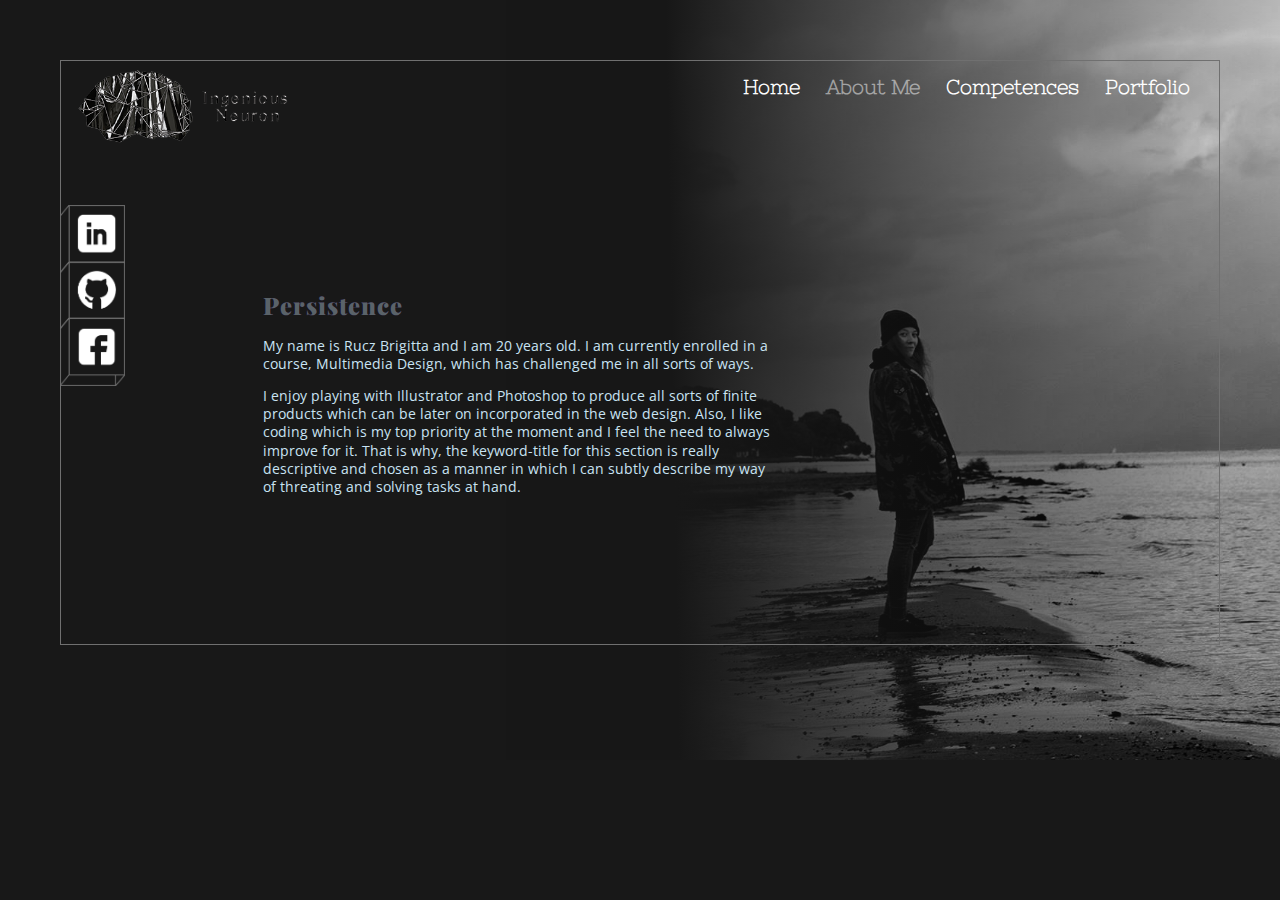
<file: aboutMe.html>
<!DOCTYPE html>
<html lang="en">
<head>
    <meta charset="utf-8">
    <meta name="viewport" content="width=device-width, initial-scale=1.0">
    <title> Persistence </title>
    <link rel="stylesheet" type="text/css" href="style.css">
    <link href="https://fonts.googleapis.com/css?family=Cinzel|Cinzel+Decorative|Libre+Barcode+128|Open+Sans|Playfair+Display" rel="stylesheet">
    <link href="https://fonts.googleapis.com/css?family=Nixie+One" rel="stylesheet">
    <link rel="shortcut icon" type="image/x-icon" href="images/favicon%20(5).ico" />
</head>

<style>
    body {
        margin: 0;
        padding: 0;
        margin-bottom: -50px;
    }
</style>

<body>
    <div id="overlay">
    </div>
    <div id="wrapper2">
       <div id="borderScreen">
        </div>
        <header>
            <img src="images/logoSmall.png" class="logoBrain" alt="logo brain">
            <img src="images/burgerMenu.png" class="burgerMenu" alt="burger menu icon" onclick="burgerMenu()">
        </header>
        <nav id="navigation">
            <div id="closeNav">
                <button onclick="closeBurgerMenu()"> X </button>
            </div>
            <div id="navLinks" class="opacityNavElem">
                <hr>
                <a href="homePage.html"> <b> Home </b> </a> <br>
                <hr>
                <a href="aboutMe.html" style="opacity:0.5"> <b> About Me </b> </a> <br>
                <hr>
                <a href="competences.html"> <b> Competences </b> </a> <br>
                <hr>
                <a href="portfolio.html"> <b> Portfolio </b> </a> <br>
                <hr>
            </div>
        </nav>

         <div id="navigation2">

            <a href="homePage.html"> <b> Home </b> </a>
            <a href="aboutMe.html" style="opacity:0.5"> <b> About Me </b> </a>
            <a href="competences.html"> <b> Competences </b> </a>
            <a href="portfolio.html"> <b> Portfolio </b> </a>

        </div>

        <div id="briPicture2">

            </div>

        <main>
            <div id="briPicture">

            </div>
            <div id="rectangle3">

            </div>
            <div id="rectangle4">

            </div>
            <div id="rectangle5">

            </div>
            <div id="rectangle6">

            </div>
            <section>
                <h1> <b> Persistence </b> </h1>
                <p> My name is Rucz Brigitta and I am 20 years old. I am currently enrolled in a course, Multimedia Design, which has challenged me in all sorts of ways.</p>
                <p> I enjoy playing with Illustrator and Photoshop to produce all sorts of finite products which can be later on incorporated in the web design. Also, I like coding which is my top priority at the moment and I feel the need to always improve for it. That is why, the keyword-title for this section is really descriptive and chosen as a manner in which I can subtly describe my way of threating and solving tasks at hand. </p>
            </section>
        </main>

         <div id="socialMedia">
            <img src="images/socialMedia-05.png" alt="LinkedIn Profile" style="margin-left: 150px;" onmouseover="this.src='images/socialMedia-07.png'" onmouseout="this.src='images/socialMedia-05.png'">
            <img src="images/socialMedia-02.png" alt="Github Profile" style="margin-left: -212px;" onmouseover="this.src='images/socialMedia-03.png';" onmouseout="this.src='images/socialMedia-02.png'">
            <img src="images/socialMedia-04.png" alt="Facebook Profile" style="margin-left: -211.5px" onmouseover="this.src='images/socialMedia-06.png'" onmouseout="this.src='images/socialMedia-04.png'">
            <div id="firstLine">
                <hr>
            </div>
            <div id="secondLine">
            <hr>
            </div>
        </div>

        <div id="socialMedia2">
            <img src="images/socialMedia05Trim.png" alt="LinkedIn Profile" onmouseover="this.src='images/socialMedia07Trim.png'" onmouseout="this.src='images/socialMedia05Trim.png'">
            <img src="images/socialMedia02Trim.png" alt="Github Profile" onmouseover="this.src='images/socialMedia03Trim.png" onmouseout="this.src='images/socialMedia02Trim.png'">
            <img src="images/socialMedia04Trim.png" alt="Facebook Profile" onmouseover="this.src='images/socialMedia06Trim.png'" onmouseout="this.src='images/socialMedia04Trim.png'">
        </div>

        <footer>
            <p class="barcode"> FinExam </p>
            <p class="ingeniousNeuron"> IngeniousNeuron Design 2018 &nbsp; </p>
        </footer>
    </div>
    <script src="javascript.js"> </script>
</body>
</html>
</file>
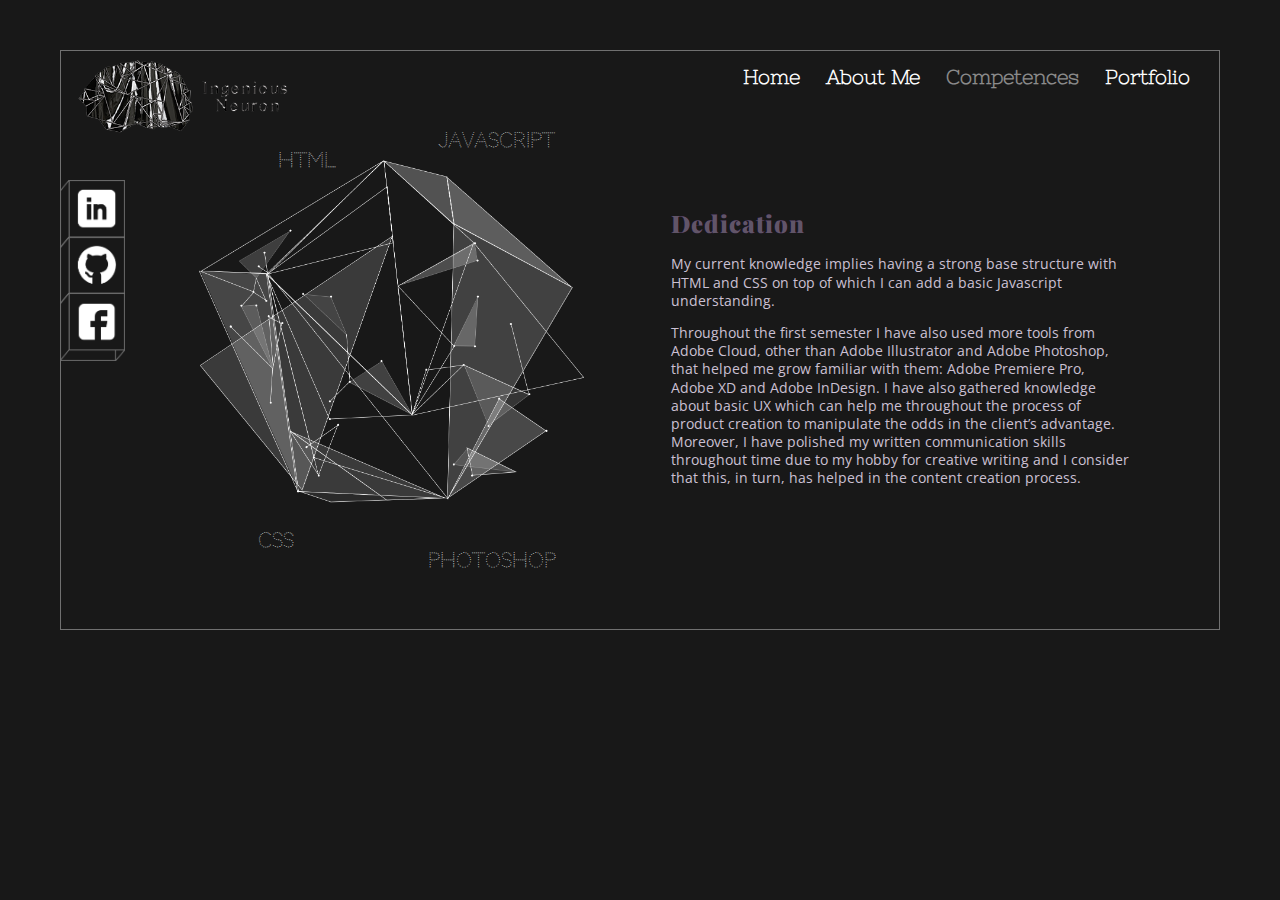
<file: competences.html>
<!DOCTYPE html>
<html lang="en">

<head>
    <meta charset="utf-8">
    <meta name="viewport" content="width=device-width, initial-scale=1.0">
    <title> Dedication </title>
    <link rel="stylesheet" type="text/css" href="style.css">
    <link href="https://fonts.googleapis.com/css?family=Cinzel|Cinzel+Decorative|Libre+Barcode+128|Open+Sans|Playfair+Display" rel="stylesheet">
    <link href="https://fonts.googleapis.com/css?family=Codystar" rel="stylesheet">
    <link href="https://fonts.googleapis.com/css?family=Nixie+One" rel="stylesheet">
    <link rel="shortcut icon" type="image/x-icon" href="images/favicon%20(5).ico" />
</head>

<body>
    <div id="overlay">
    </div>
    <div id="wrapper3">
        <div id="borderScreen">
        </div>
        <header>
            <img src="images/logoSmall.png" class="logoBrain" alt="logo brain">
            <img src="images/burgerMenu.png" class="burgerMenu" alt="burger menu icon" onclick="burgerMenu()">
        </header>
        <nav id="navigation">
            <div id="closeNav">
                <button onclick="closeBurgerMenu()"> X </button>
            </div>
            <div id="navLinks" class="opacityNavElem">
                <hr>
                <a href="homePage.html"> <b> Home </b> </a> <br>
                <hr>
                <a href="aboutMe.html"> <b> About Me </b> </a> <br>
                <hr>
                <a href="competences.html" style="opacity:0.5"> <b> Competences </b> </a> <br>
                <hr>
                <a href="portfolio.html"> <b> Portfolio </b> </a> <br>
                <hr>
            </div>
        </nav>
        <div id="navigation2">

            <a href="homePage.html"> <b> Home </b> </a>
            <a href="aboutMe.html"> <b> About Me </b> </a>
            <a href="competences.html" style="opacity:0.5"> <b> Competences </b> </a>
            <a href="portfolio.html"> <b> Portfolio </b> </a>

        </div>
        <main>
            <div id="lineGraphics">
                <div id="stars">
                    <p id="html"> HTML </p>
                    <p id="javascript"> Javascript</p>
                    <p id="css"> CSS </p>
                    <p id="photoshop"> Photoshop </p>
                </div>
                <img src="images/artsy.png" alt="line art">

            </div>
            <section>
                <h1 id="headerColor"> <b> Dedication </b> </h1>
                <p id="paragraphColor">My current knowledge implies having a strong base structure with HTML and CSS on top of which I can add a basic Javascript understanding. </p>
                <p id="paragraphColor"> Throughout the first semester I have also used more tools from Adobe Cloud, other than Adobe Illustrator and Adobe Photoshop, that helped me grow familiar with them: Adobe Premiere Pro, Adobe XD and Adobe InDesign. I have also gathered knowledge about basic UX which can help me throughout the process of product creation to manipulate the odds in the client’s advantage. Moreover, I have polished my written communication skills throughout time due to my hobby for creative writing and I consider that this, in turn, has helped in the content creation process.</p>
            </section>
        </main>

        <div id="socialMedia">
            <img src="images/socialMedia-05.png" alt="LinkedIn Profile" style="margin-left: 150px;" onmouseover="this.src='images/socialMedia-07.png'" onmouseout="this.src='images/socialMedia-05.png'">
            <img src="images/socialMedia-02.png" alt="Github Profile" style="margin-left: -212px;" onmouseover="this.src='images/socialMedia-03.png';" onmouseout="this.src='images/socialMedia-02.png'">
            <img src="images/socialMedia-04.png" alt="Facebook Profile" style="margin-left: -211.5px" onmouseover="this.src='images/socialMedia-06.png'" onmouseout="this.src='images/socialMedia-04.png'">
            <div id="firstLine">
                <hr>
            </div>
            <div id="secondLine">
                <hr>
            </div>
        </div>

        <div id="socialMedia2">
            <img src="images/socialMedia05Trim.png" alt="LinkedIn Profile" onmouseover="this.src='images/socialMedia07Trim.png'" onmouseout="this.src='images/socialMedia05Trim.png'">
            <img src="images/socialMedia02Trim.png" alt="Github Profile" onmouseover="this.src='images/socialMedia03Trim.png" onmouseout="this.src='images/socialMedia02Trim.png'">
            <img src="images/socialMedia04Trim.png" alt="Facebook Profile" onmouseover="this.src='images/socialMedia06Trim.png'" onmouseout="this.src='images/socialMedia04Trim.png'">
        </div>


        <footer>
            <p class="barcode"> FinExam </p>
            <p class="ingeniousNeuron"> IngeniousNeuron Design 2018 &nbsp; </p>
        </footer>
    </div>
    <script src="javascript.js"> </script>
</body>

</html>
</file>
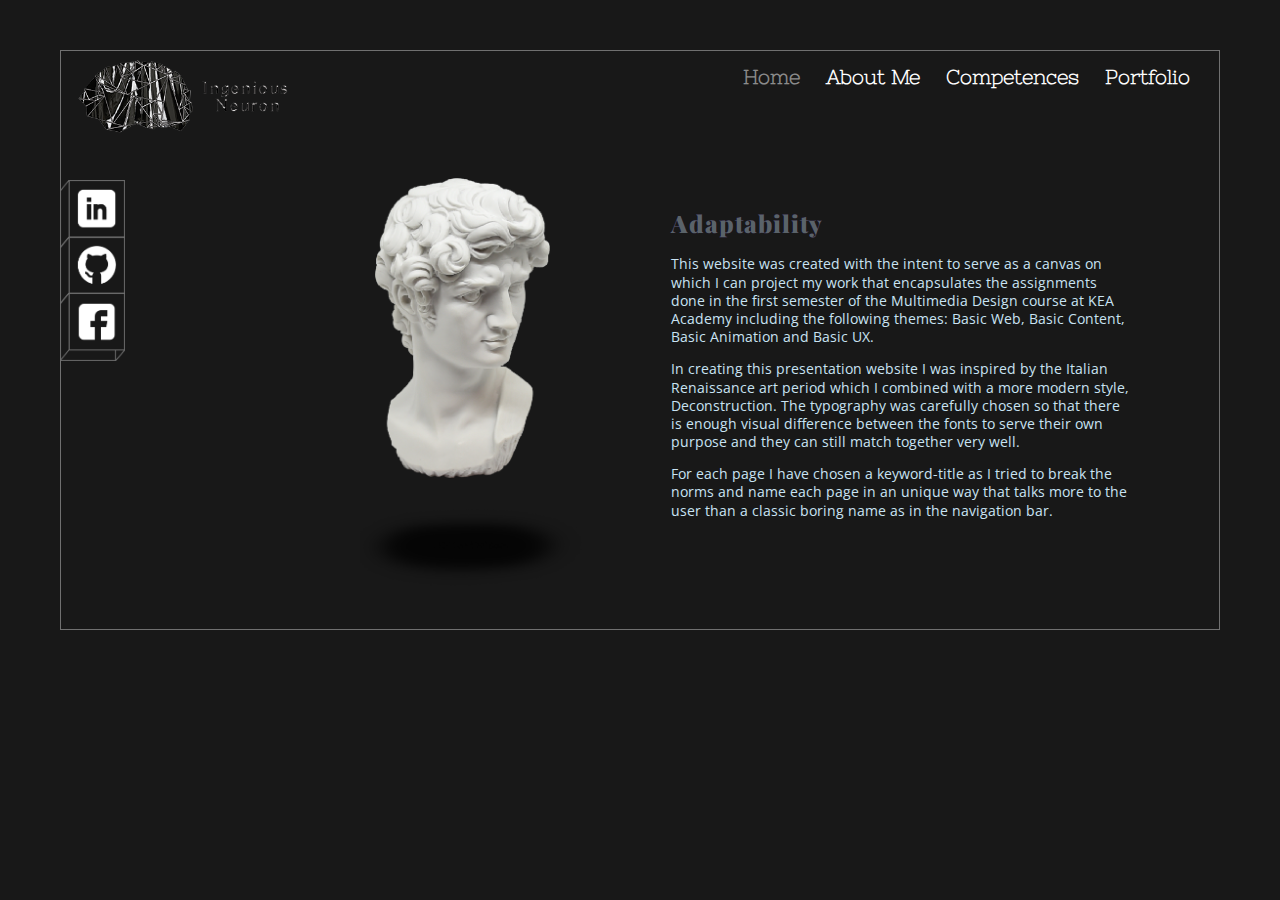
<file: homePage.html>
<!DOCTYPE html>
<html lang="en">

<head>
    <meta charset="utf-8">
    <meta name="viewport" content="width=device-width, initial-scale=1.0">
    <title> Adaptability </title>
    <link rel="stylesheet" type="text/css" href="style.css">
    <link href="https://fonts.googleapis.com/css?family=Cinzel|Cinzel+Decorative|Libre+Barcode+128|Open+Sans|Playfair+Display" rel="stylesheet">
    <link href="https://fonts.googleapis.com/css?family=Cinzel" rel="stylesheet">
    <link href="https://fonts.googleapis.com/css?family=Nixie+One" rel="stylesheet">
    <link rel="shortcut icon" type="image/x-icon" href="images/favicon%20(5).ico" />
</head>

<body>

    <div id="overlay">
    </div>
    <div id="wrapper">
        <div id="borderScreen">
        </div>
        <header>
            <img src="images/logoSmall.png" class="logoBrain" alt="logo brain">
            <img src="images/burgerMenu.png" class="burgerMenu" alt="burger menu icon" onclick="burgerMenu()">
        </header>
        <nav id="navigation">
            <div id="closeNav">
                <button onclick="closeBurgerMenu()"> X </button>
            </div>
            <div id="navLinks" class="opacityNavElem">
                <hr>
                <a href="homePage.html" style="opacity:0.5"> <b> Home </b> </a> <br>
                <hr>
                <a href="aboutMe.html"> <b> About Me </b> </a> <br>
                <hr>
                <a href="competences.html"> <b> Competences </b> </a> <br>
                <hr>
                <a href="portfolio.html"> <b> Portfolio </b> </a> <br>
                <hr>
            </div>
        </nav>

        <div id="navigation2">

            <a href="homePage.html" style="opacity:0.5"> <b> Home </b> </a>
            <a href="aboutMe.html"> <b> About Me </b> </a>
            <a href="competences.html"> <b> Competences </b> </a>
            <a href="portfolio.html"> <b> Portfolio </b> </a>

        </div>

        <main>
            <div id="rectangle1">

            </div>
            <div id="rectangle2">

            </div>
            <div id="davidGraphics">
                <img src="images/fullCropSmall.png" alt="David Small" id="david">
                <img src="images/shadowDownSmall.png" alt="shadow" id="shadowDavid">

                <div id="decomposedDavid">
                    <img src="images/davidTogether.png" alt="Shattered David">
                </div>

            </div>
            <section>
                <h1> <b> Adaptability </b> </h1>
                <p> This website was created with the intent to serve as a canvas on which I can project my work that encapsulates the assignments done in the first semester of the Multimedia Design course at KEA Academy including the following themes: Basic Web, Basic Content, Basic Animation and Basic UX. </p>
                <p> In creating this presentation website I was inspired by the Italian Renaissance art period which I combined with a more modern style, Deconstruction. The typography was carefully chosen so that there is enough visual difference between the fonts to serve their own purpose and they can still match together very well. </p>
                <p> For each page I have chosen a keyword-title as I tried to break the norms and name each page in an unique way that talks more to the user than a classic boring name as in the navigation bar. </p>
            </section>
        </main>

        <div id="socialMedia">
            <img src="images/socialMedia-05.png" alt="LinkedIn Profile" style="margin-left: 150px;" onmouseover="this.src='images/socialMedia-07.png'" onmouseout="this.src='images/socialMedia-05.png'">
            <img src="images/socialMedia-02.png" alt="Github Profile" style="margin-left: -212px;" onmouseover="this.src='images/socialMedia-03.png';" onmouseout="this.src='images/socialMedia-02.png'">
            <img src="images/socialMedia-04.png" alt="Facebook Profile" style="margin-left: -211.5px" onmouseover="this.src='images/socialMedia-06.png'" onmouseout="this.src='images/socialMedia-04.png'">
            <div id="firstLine">
                <hr>
            </div>
            <div id="secondLine">
                <hr>
            </div>
        </div>

        <div id="socialMedia2">
            <img src="images/socialMedia05Trim.png" alt="LinkedIn Profile" onmouseover="this.src='images/socialMedia07Trim.png'" onmouseout="this.src='images/socialMedia05Trim.png'">
            <img src="images/socialMedia02Trim.png" alt="Github Profile" onmouseover="this.src='images/socialMedia03Trim.png" onmouseout="this.src='images/socialMedia02Trim.png'">
            <img src="images/socialMedia04Trim.png" alt="Facebook Profile" onmouseover="this.src='images/socialMedia06Trim.png'" onmouseout="this.src='images/socialMedia04Trim.png'">
        </div>

        <footer>
            <p class="barcode"> FinExam </p>
            <p class="ingeniousNeuron"> IngeniousNeuron Design 2018 &nbsp; </p>
        </footer>
        <script src="javascript.js"> </script>
    </div>

</body>

</html>
</file>
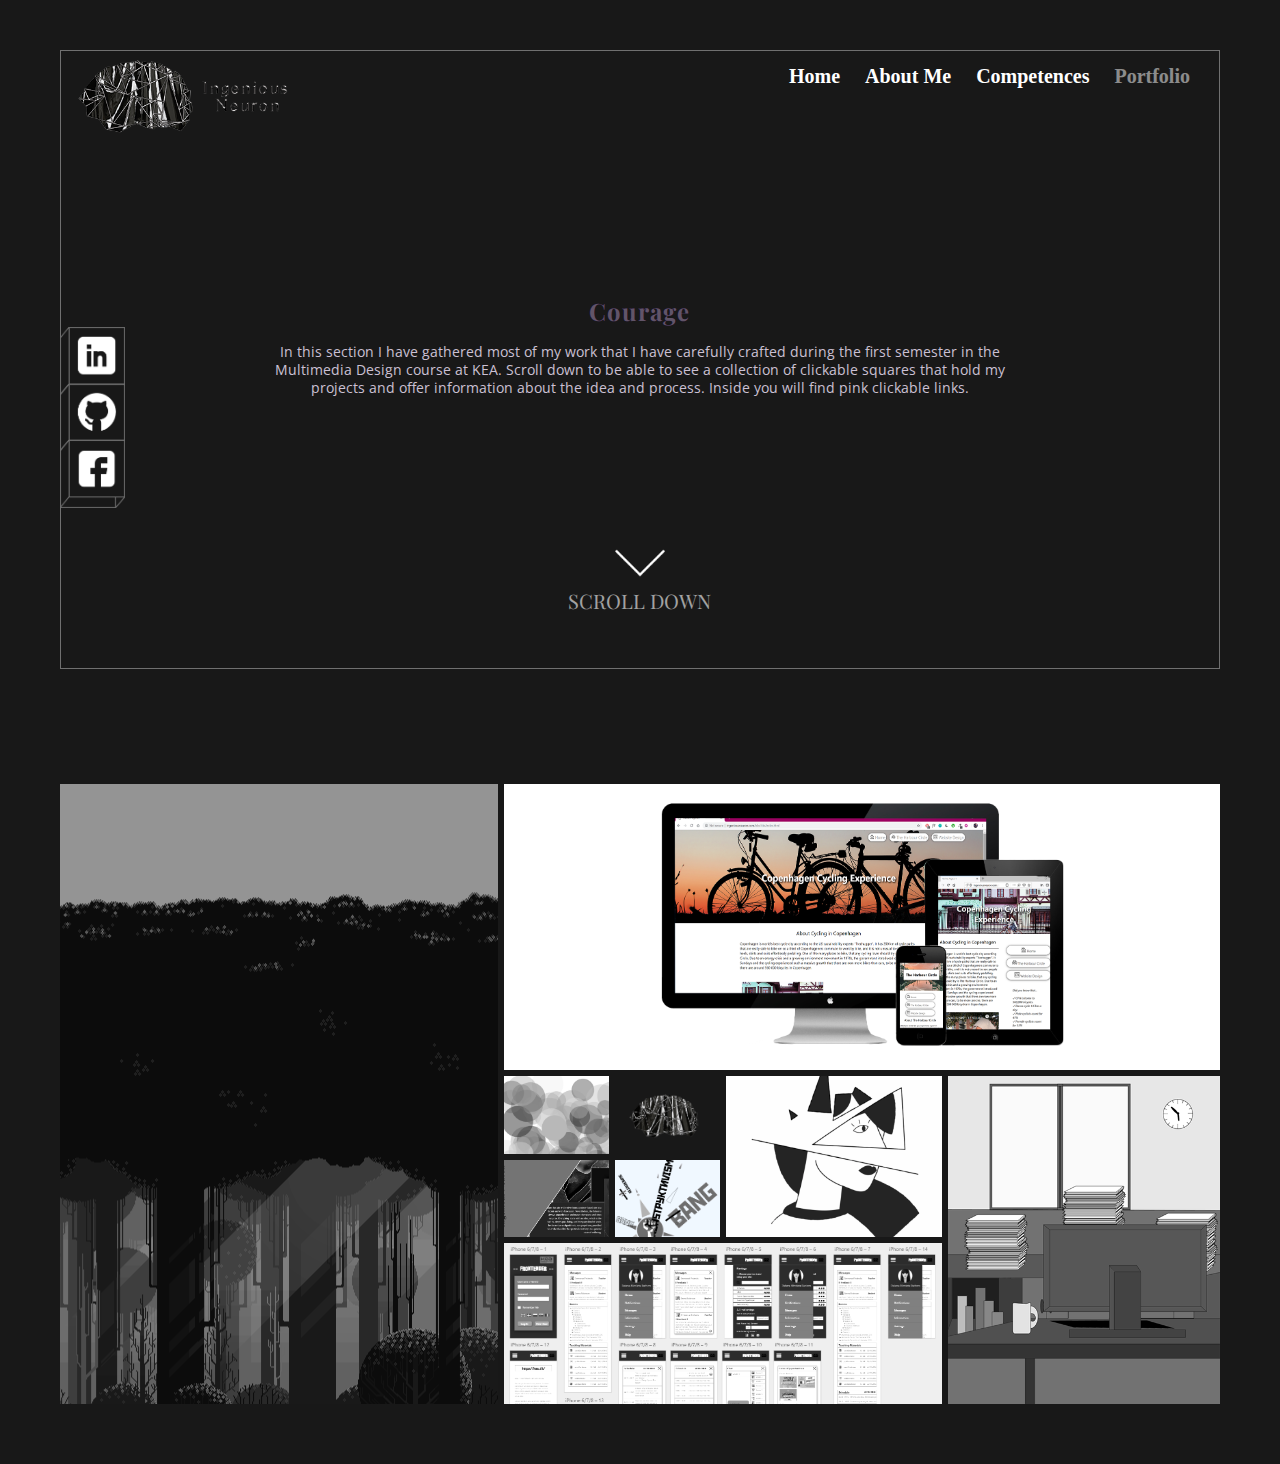
<file: portfolio.html>
<!DOCTYPE html>
<html lang="en">
<head>
    <meta charset="utf-8">
    <meta name="viewport" content="width=device-width, initial-scale=1.0">
    <title> Courage </title>
    <link rel="stylesheet" type="text/css" href="style.css">
    <link href="https://fonts.googleapis.com/css?family=Cinzel|Cinzel+Decorative|Libre+Barcode+128|Open+Sans|Playfair+Display" rel="stylesheet">
    <link rel="shortcut icon" type="image/x-icon" href="images/favicon%20(5).ico" />
</head>

<style>
    body {
        overflow-y: scroll;
    }

    @media screen and (max-width: 600px) {
        body {
            overflow-x: hidden;
        }
    }
</style>

<body>
    <div id="overlay">
    </div>

    <div id="wrapper4">
        <div id="borderScreen">
        </div>
        <header>
            <img src="images/logoSmall.png" class="logoBrain" alt="logo brain">
            <img src="images/burgerMenu.png" class="burgerMenu" alt="burger menu icon" onclick="burgerMenu()">
        </header>
        <nav id="navigation">
            <div id="closeNav">
                <button onclick="closeBurgerMenu()"> X </button>
            </div>

            <div id="navLinks" class="opacityNavElem">
                <hr>
                <a href="homePage.html"> <b> Home </b> </a> <br>
                <hr>
                <a href="aboutMe.html"> <b> About Me </b> </a> <br>
                <hr>
                <a href="competences.html"> <b> Competences </b> </a> <br>
                <hr>
                <a href="portfolio.html" style="opacity:0.5"> <b> Portfolio </b> </a> <br>
                <hr>
            </div>
        </nav>

        <div id="navigation2">

            <a href="homePage.html"> <b> Home </b> </a>
            <a href="aboutMe.html"> <b> About Me </b> </a>
            <a href="competences.html"> <b> Competences </b> </a>
            <a href="portfolio.html" style="opacity:0.5"> <b> Portfolio </b> </a>

        </div>

        <main id="main4">
            <section>
                <h1 id="headerColor"> Courage </h1>
                <p id="paragraphColor"> In this section I have gathered most of my work that I have carefully crafted during the first semester in the Multimedia Design course at KEA. Scroll down to be able to see a collection of clickable squares that hold my projects and offer information about the idea and process. Inside you will find pink clickable links. </p>
            </section>
            <div id="overlay 2">
            </div>
            <div id="work1" onclick="redirect1()">

            </div>
            <div id="work2" onclick="redirect2()">

            </div>
            <div id="work3" onclick="redirect3()">

            </div>
            <div id="work4" onclick="redirect4()">

            </div>
            <div id="work5" onclick="redirect5()">

            </div>
            <div id="work6" onclick="redirect6()">

            </div>
            <div id="work7" onclick="redirect7()">

            </div>
            <div id="work8" onclick="redirect8()">

            </div>
            <div id="work9">
                <a href="portfolioContinued.html" target="_blank"> <img src="images/portfolioElements/logo.png" alt="logo"> </a>
            </div>

        </main>

        <div id="scrollDown">
            <img src="images/downArrow.png" alt="Down Arrow">
            <p> Scroll Down </p>
        </div>



        <div id="socialMedia">
            <img src="images/socialMedia-05.png" alt="LinkedIn Profile" style="margin-left: 150px;" onmouseover="this.src='images/socialMedia-07.png'" onmouseout="this.src='images/socialMedia-05.png'">
            <img src="images/socialMedia-02.png" alt="Github Profile" style="margin-left: -212px;" onmouseover="this.src='images/socialMedia-03.png';" onmouseout="this.src='images/socialMedia-02.png'">
            <img src="images/socialMedia-04.png" alt="Facebook Profile" style="margin-left: -211.5px" onmouseover="this.src='images/socialMedia-06.png'" onmouseout="this.src='images/socialMedia-04.png'">
            <div id="firstLine">
                <hr>
            </div>
            <div id="secondLine">
                <hr>
            </div>
        </div>

        <div id="socialMedia2">
            <img src="images/socialMedia05Trim.png" alt="LinkedIn Profile" onmouseover="this.src='images/socialMedia07Trim.png'" onmouseout="this.src='images/socialMedia05Trim.png'">
            <img src="images/socialMedia02Trim.png" alt="Github Profile" onmouseover="this.src='images/socialMedia03Trim.png" onmouseout="this.src='images/socialMedia02Trim.png'">
            <img src="images/socialMedia04Trim.png" alt="Facebook Profile" onmouseover="this.src='images/socialMedia06Trim.png'" onmouseout="this.src='images/socialMedia04Trim.png'">
        </div>

        <footer>
            <p class="barcode"> FinExam </p>
            <p class="ingeniousNeuron"> IngeniousNeuron Design 2018 &nbsp; </p>
        </footer>
    </div>

    <!-- Inv Portfolio -->

    <div id="invisiblePortfolio">
        <div id="work01" onclick="redirect1()">

        </div>
        <div id="work02" onclick="redirect2()">

        </div>
        <div id="work03" onclick="redirect3()">

        </div>
        <div id="work04" onclick="redirect4()">

        </div>
        <div id="work05" onclick="redirect5()">

        </div>
        <div id="work06" onclick="redirect6()">

        </div>
        <div id="work07" onclick="redirect7()">

        </div>
        <div id="work08" onclick="redirect8()">

        </div>
        <div id="work09">
            <a href="portfolioContinued.html"> <img src="images/portfolioElements/logo.png" alt="logo"> </a>
        </div>
    </div>

    <script src="javascript.js"> </script>
</body>
</html>
</file>
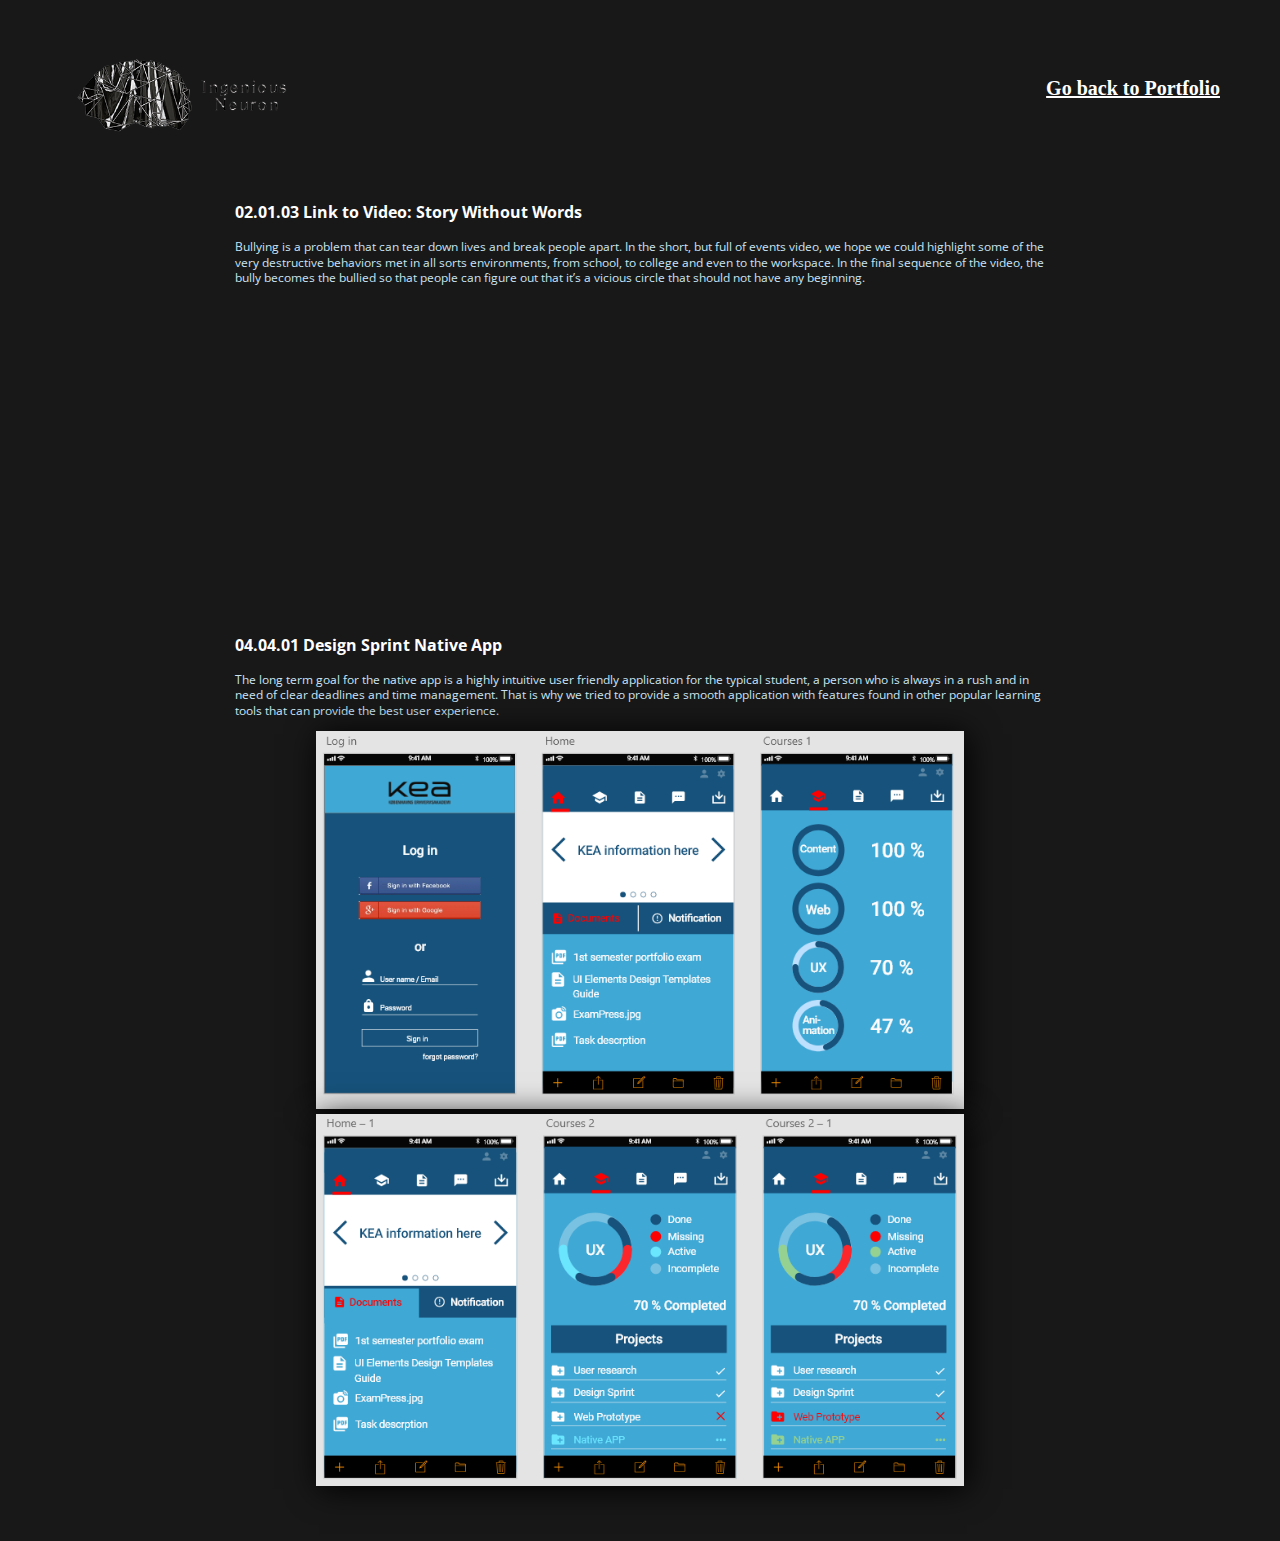
<file: portfolioContinued.html>
<!DOCTYPE html>
<html lang="en">

<head>
    <meta charset="utf-8">
    <meta name="viewport" content="width=device-width, initial-scale=1.0">
    <title> Portfolio Extended </title>
    <link rel="stylesheet" type="text/css" href="style.css">
    <link rel="shortcut icon" type="image/x-icon" href="images/favicon%20(5).ico" />
    <link href="https://fonts.googleapis.com/css?family=Cinzel|Cinzel+Decorative|Libre+Barcode+128|Open+Sans|Playfair+Display" rel="stylesheet">
</head>
<style>
    body {
        overflow-y: scroll;
        border: 0px;
    }
</style>
<body>

    <div id="wrapper5">
        <header>

           <img src="images/backIcon.png" class="backIcon" onclick="location.href = 'portfolio.html'" alt="Go Back">

            <h4 onclick="location.href = 'portfolio.html'"> Go back to Portfolio </h4>

            <img src="images/logoSmall.png" class="logoBrain" alt="logo brain">
        </header>
    </div>
    <main id="main5">
        <section>
            <h3>
                02.01.03 Link to Video: Story Without Words
            </h3>
            <p> Bullying is a problem that can tear down lives and break people apart. In the short, but full of events video, we hope we could highlight some of the very destructive behaviors met in all sorts environments, from school, to college and even to the workspace. In the final sequence of the video, the bully becomes the bullied so that people can figure out that it’s a vicious circle that should not have any beginning. </p>
            <iframe width="100%" height="315" src="https://www.youtube.com/embed/jH1lKbp-Vto" frameborder="0" allow="accelerometer; autoplay; encrypted-media; gyroscope; picture-in-picture" allowfullscreen></iframe>
            <h3>
                04.04.01 Design Sprint Native App
            </h3>
            <p> The long term goal for the native app is a highly intuitive user friendly application for the typical student, a person who is always in a rush and in need of clear deadlines and time management. That is why we tried to provide a smooth application with features found in other popular learning tools that can provide the best user experience.   </p>
            <img src="portfolioImg/designapp.png" alt="Design App 1">
            <img src="portfolioImg/designapp2.png" alt="Design App 2">
        </section>
    </main>
</body>

</html>
</file>
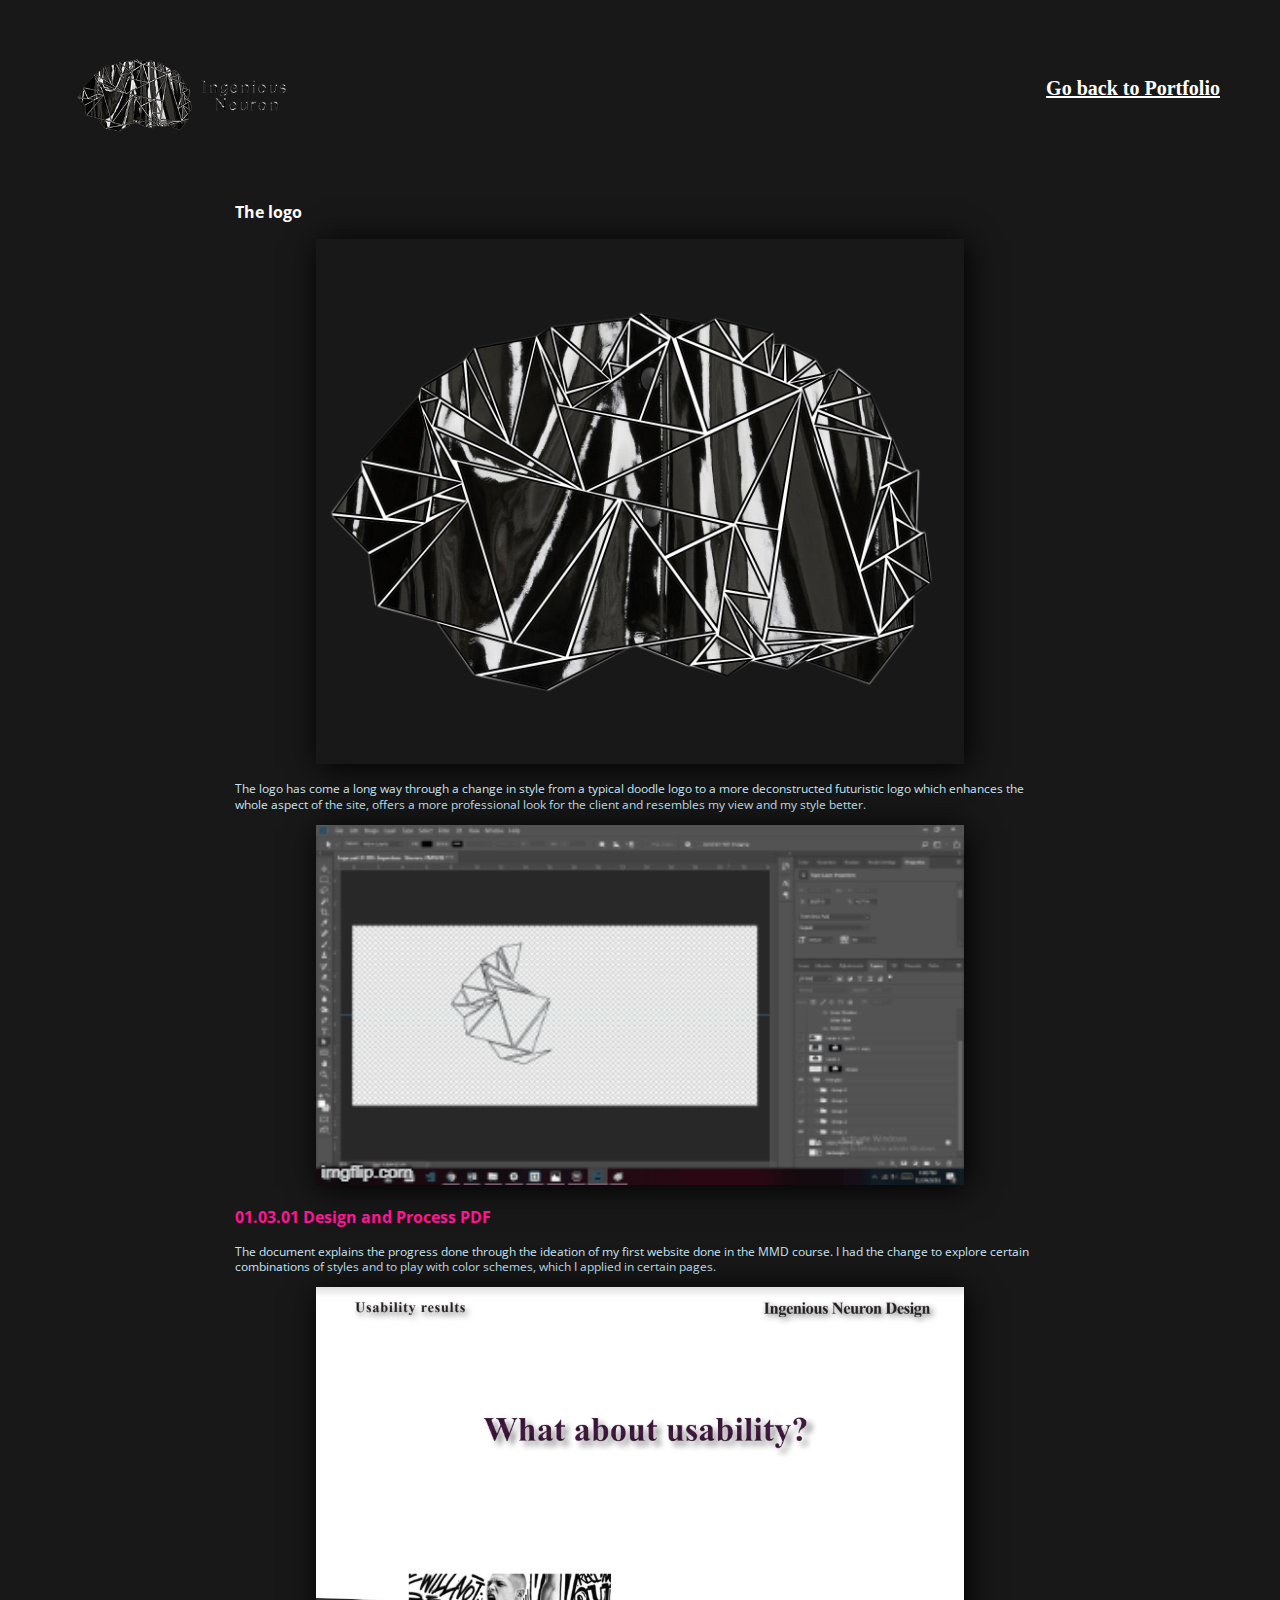
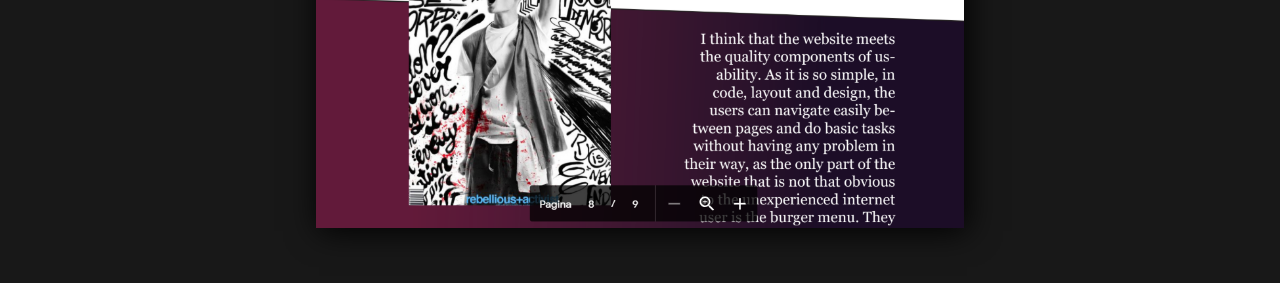
<file: portfolioWork/work1.html>
<!DOCTYPE html>
<html lang="en">

<head>
    <meta charset="utf-8">
    <meta name="viewport" content="width=device-width, initial-scale=1.0">
    <title> Portfolio Extended </title>
    <link rel="stylesheet" type="text/css" href="../style.css">
    <link rel="shortcut icon" type="image/x-icon" href="../images/favicon%20(5).ico" />
    <link href="https://fonts.googleapis.com/css?family=Cinzel|Cinzel+Decorative|Libre+Barcode+128|Open+Sans|Playfair+Display" rel="stylesheet">
</head>

<style>
    body {
        overflow-y: scroll;
    }
</style>

<body>

    <div id="wrapper5">
        <header>

            <img src="../images/backIcon.png" class="backIcon" onclick="location.href = '../portfolio.html'" alt="Go Back">

            <h4 onclick="location.href = '../portfolio.html'"> Go back to Portfolio </h4>

            <img src="../images/logoSmall.png" class="logoBrain" alt="logo brain">

        </header>
    </div>
    <main id="main5">
        <section>
            <h3>
                The logo
            </h3>
            <img src="../images/portfolioElements/logo.png" alt="Logo">
            <p> The logo has come a long way through a change in style from a typical doodle logo to a more deconstructed futuristic logo which enhances the whole aspect of the site, offers a more professional look for the client and resembles my view and my style better. </p>
            <img src="../portfolioImg/logo.gif" alt="Logo GIF">
            <h3>
                <a href="https://drive.google.com/file/d/15H59Mb3YmGmz2eblW4TVvdCRAuRuZD0p/view?usp=sharing"> 01.03.01 Design and Process PDF </a>
            </h3>
            <p> The document explains the progress done through the ideation of my first website done in the MMD course. I had the change to explore certain combinations of styles and to play with color schemes, which I applied in certain pages. </p>
            <img src="../portfolioImg/desproc.png" alt="Design and Process">
        </section>
    </main>
</body>

</html>
</file>
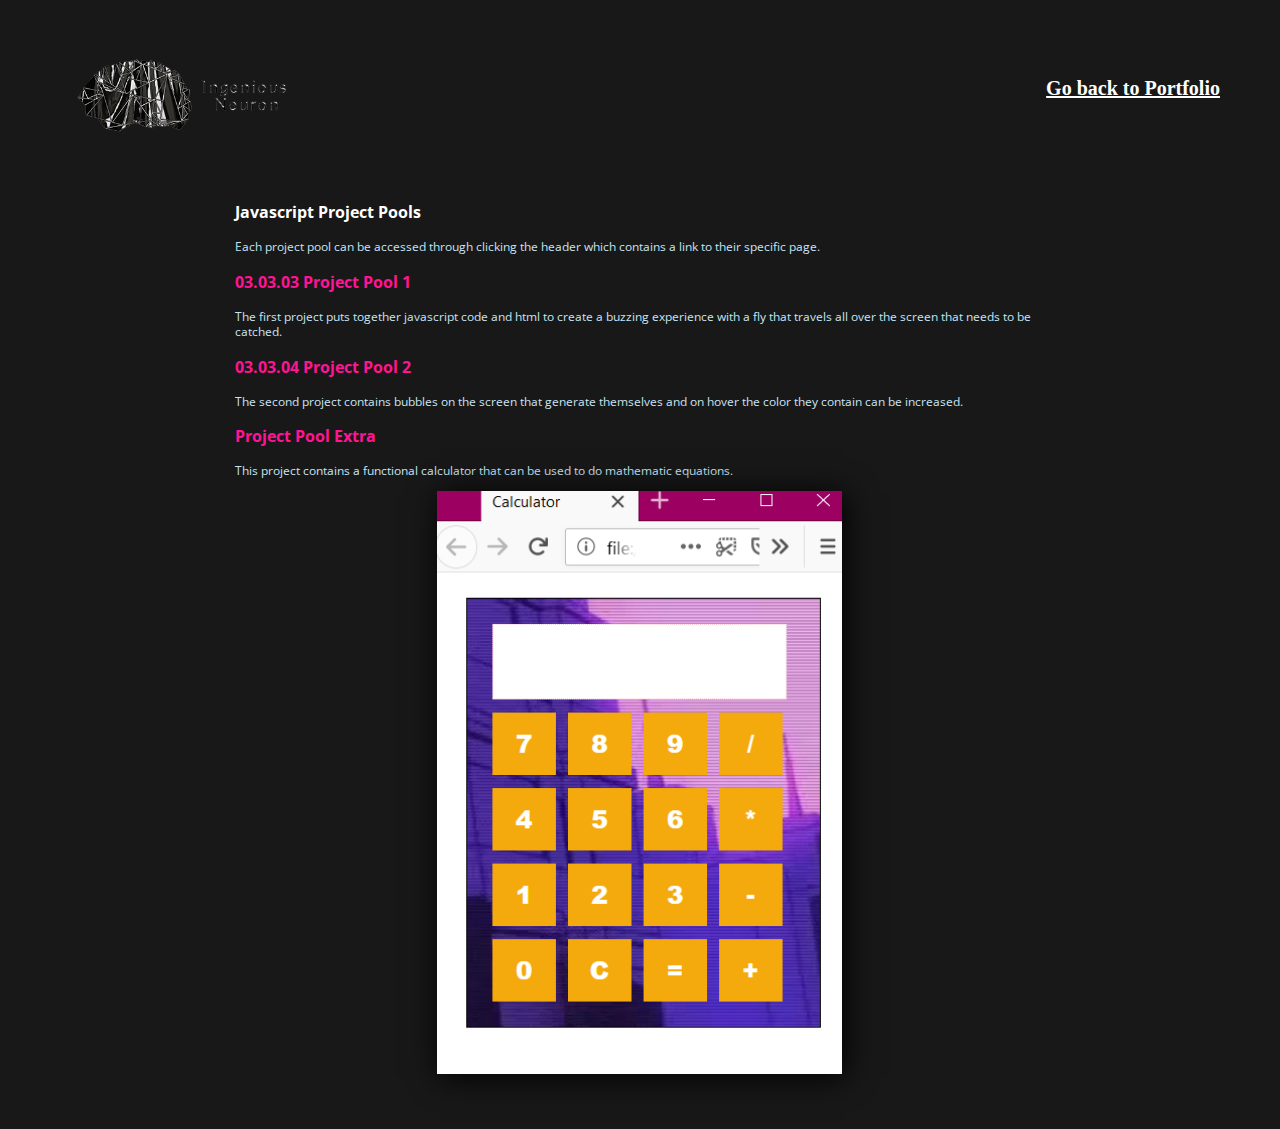
<file: portfolioWork/work2.html>
<!DOCTYPE html>
<html lang="en">

<head>
    <meta charset="utf-8">
    <meta name="viewport" content="width=device-width, initial-scale=1.0">
    <title> Portfolio Extended </title>
    <link rel="stylesheet" type="text/css" href="../style.css">
    <link rel="shortcut icon" type="image/x-icon" href="../images/favicon%20(5).ico" />
    <link href="https://fonts.googleapis.com/css?family=Cinzel|Cinzel+Decorative|Libre+Barcode+128|Open+Sans|Playfair+Display" rel="stylesheet">
</head>

<style>
    body {
        overflow-y: scroll;
    }

    #main5 section img {
        width: 50%;
        margin-left: 25%;
    }

</style>

<body>

    <div id="wrapper5">
        <header>

            <img src="../images/backIcon.png" class="backIcon" onclick="location.href = '../portfolio.html'" alt="Go Back">

            <h4 onclick="location.href = '../portfolio.html'"> Go back to Portfolio </h4>

            <img src="../images/logoSmall.png" class="logoBrain" alt="logo brain">

        </header>
    </div>
    <main id="main5">
        <section>
            <h3> Javascript Project Pools </h3>
            <p> Each project pool can be accessed through clicking the header which contains a link to their specific page. </p>
            <h3>
                <a href="http://ingeniousneuron.com/smackFly/index.html"> 03.03.03 Project Pool 1 </a>
            </h3>
            <p> The first project puts together javascript code and html to create a buzzing experience with a fly that travels all over the screen that needs to be catched. </p>
            <h3>
                <a href="http://ingeniousneuron.com/randomSVG/index.html"> 03.03.04 Project Pool 2 </a>
            </h3>
            <p> The second project contains bubbles on the screen that generate themselves and on hover the color they contain can be increased. </p>
            <h3>
                <a href="http://ingeniousneuron.com/calculator/index.html"> Project Pool Extra </a>
            </h3>
            <p> This project contains a functional calculator that can be used to do mathematic equations.</p>
            <img src="../portfolioImg/calc.png">
        </section>
    </main>
</body>

</html>
</file>
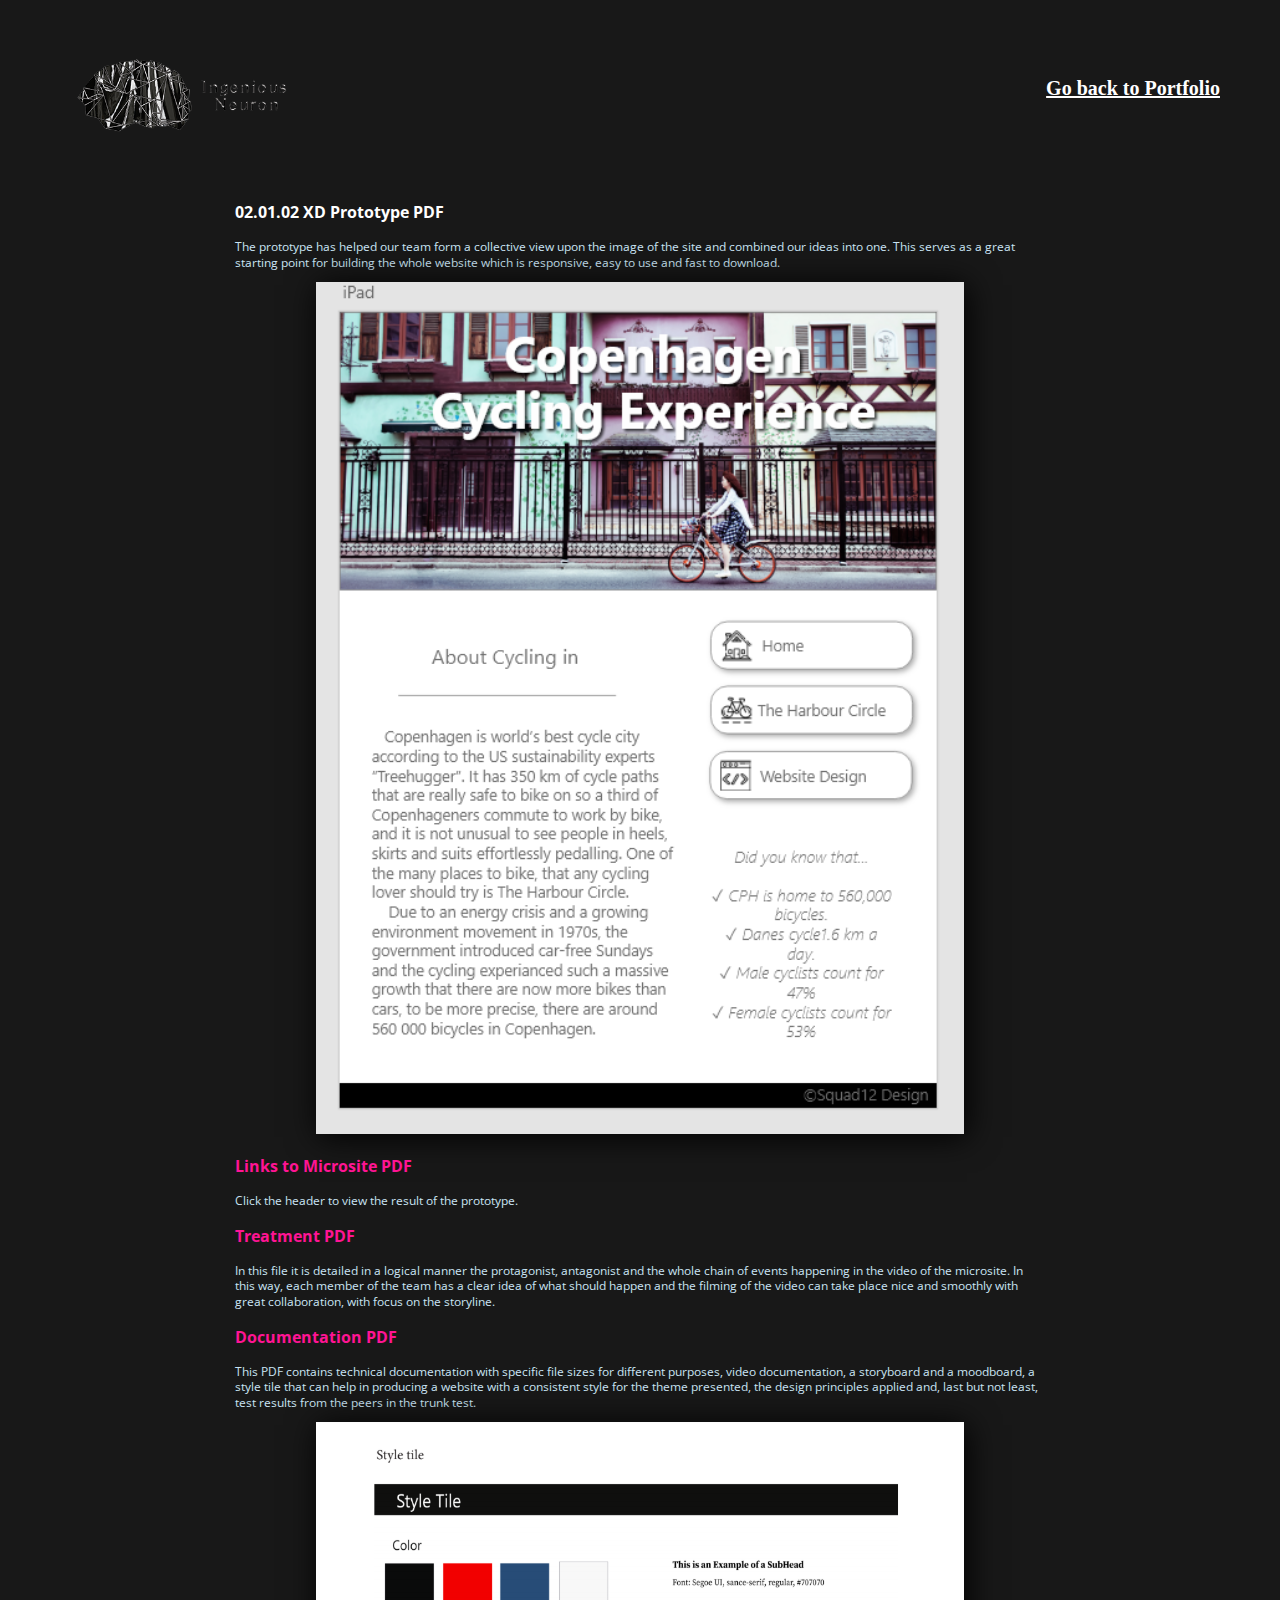
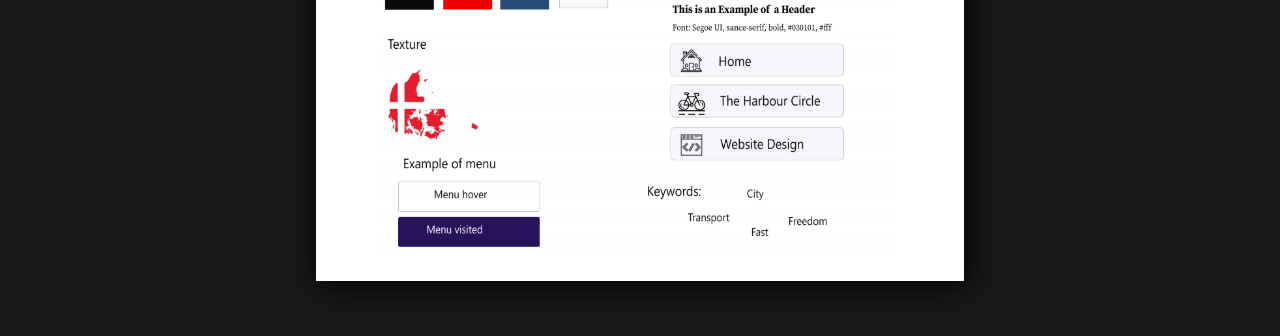
<file: portfolioWork/work3.html>
<!DOCTYPE html>
<html lang="en">
<head>
    <meta charset="utf-8">
    <meta name="viewport" content="width=device-width, initial-scale=1.0">
    <title> Portfolio Extended </title>
    <link rel="stylesheet" type="text/css" href="../style.css">
    <link rel="shortcut icon" type="image/x-icon" href="../images/favicon%20(5).ico" />
    <link href="https://fonts.googleapis.com/css?family=Cinzel|Cinzel+Decorative|Libre+Barcode+128|Open+Sans|Playfair+Display" rel="stylesheet">
</head>
<style>
    body {
        overflow-y: scroll;
    }
</style>

<body>

    <div id="wrapper5">
        <header>

            <img src="../images/backIcon.png" class="backIcon" onclick="location.href = '../portfolio.html'" alt="Go Back">

            <h4 onclick="location.href = '../portfolio.html'"> Go back to Portfolio </h4>

            <img src="../images/logoSmall.png" class="logoBrain" alt="logo brain">

        </header>
    </div>
    <main id="main5">
        <section>
            <h3>
                02.01.02 XD Prototype PDF
            </h3>
            <p> The prototype has helped our team form a collective view upon the image of the site and combined our ideas into one. This serves as a great starting point for building the whole website which is responsive, easy to use and fast to download. </p>
            <img src="../portfolioImg/bikeProto.png" alt="Bike Site Prototype">
            <h3>
                <a href="https://drive.google.com/file/d/1hG5Ae2IUCbGCyOyALTiG74QUiyAkaNZw/view?usp=sharing"> Links to Microsite PDF </a>
            </h3>
            <p> Click the header to view the result of the prototype. </p>
            <h3>
                <a href="https://drive.google.com/file/d/1oty1AsjerEHPpuvmbIcVPF88kmNIBL0t/view?usp=sharing"> Treatment PDF </a>
            </h3>
            <p> In this file it is detailed in a logical manner the protagonist, antagonist and the whole chain of events happening in the video of the microsite. In this way, each member of the team has a clear idea of what should happen and the filming of the video can take place nice and smoothly with great collaboration, with focus on the storyline. </p>
            <h3>
                <a href="https://drive.google.com/drive/folders/1Sk3DeZM6_gZ7pfjjPuHomdvg8BHKT6gF"> Documentation PDF </a>
            </h3>
            <p> This PDF contains technical documentation with specific file sizes for different purposes, video documentation, a storyboard and a moodboard, a style tile that can help in producing a website with a consistent style for the theme presented, the design principles applied and, last but not least, test results from the peers in the trunk test. </p>
            <img src="../portfolioImg/styleTile.png" alt="Style Tile Microsite">
        </section>
    </main>
</body>
</html>
</file>
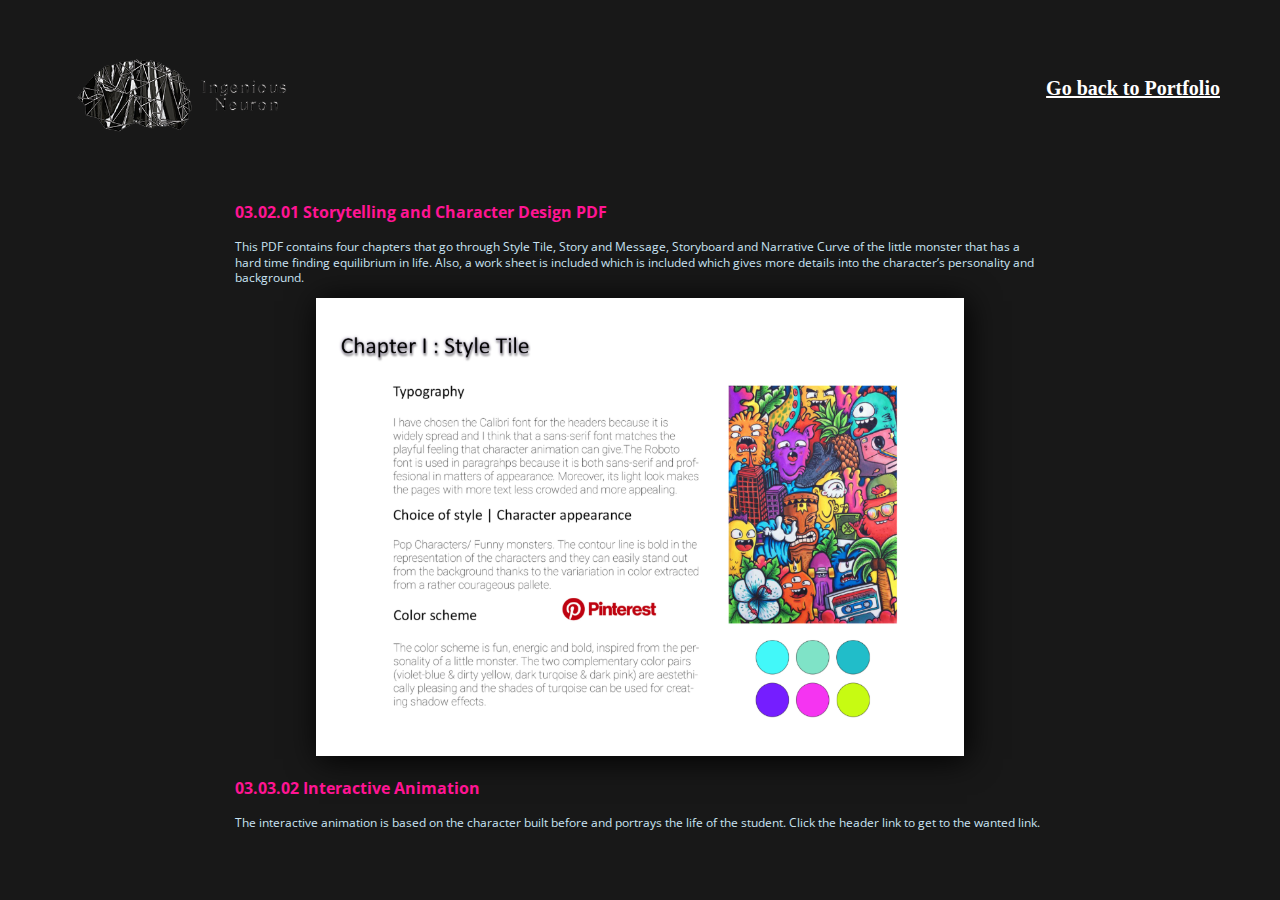
<file: portfolioWork/work5.html>
<!DOCTYPE html>
<html lang="en">
<head>
    <meta charset="utf-8">
    <meta name="viewport" content="width=device-width, initial-scale=1.0">
    <title> Portfolio Extended </title>
    <link rel="stylesheet" type="text/css" href="../style.css">
    <link rel="shortcut icon" type="image/x-icon" href="../images/favicon%20(5).ico" />
    <link href="https://fonts.googleapis.com/css?family=Cinzel|Cinzel+Decorative|Libre+Barcode+128|Open+Sans|Playfair+Display" rel="stylesheet">
</head>
    <style>
        body {
            overflow-y: scroll;
        }

        @media screen and (min-width: 600px) {

        #main5 section img {
            width: 80%;
            margin-left: 10%;
        }

        }
    </style>
<body>

    <div id="wrapper5">
        <header>

            <img src="../images/backIcon.png" class="backIcon" onclick="location.href = '../portfolio.html'" alt="Go Back">

            <h4 onclick="location.href = '../portfolio.html'"> Go back to Portfolio </h4>

            <img src="../images/logoSmall.png" class="logoBrain" alt="logo brain">
        </header>
    </div>
    <main id="main5">
        <section>
            <h3>
                <a href="https://drive.google.com/file/d/1-xIYFAUaSOeoyI0bPU6Sh5oSEs7vGumt/view?usp=sharing"> 03.02.01 Storytelling and Character Design PDF </a>
            </h3>
            <p> This PDF contains four chapters that go through Style Tile, Story and Message, Storyboard and Narrative Curve of the little monster that has a hard time finding equilibrium in life. Also, a work sheet is included which is included which gives more details into the character’s personality and background. </p>
            <img src="../portfolioImg/styleTileChar.png" alt="Style Tile Character">
            <h3>
                <a href="http://ingeniousneuron.com/animationProject/index.html"> 03.03.02 Interactive Animation </a>
            </h3>
            <p> The interactive animation is based on the character built before and portrays the life of the student. Click the header link to get to the wanted link. </p>
        </section>
    </main>
</body>
</html>
</file>
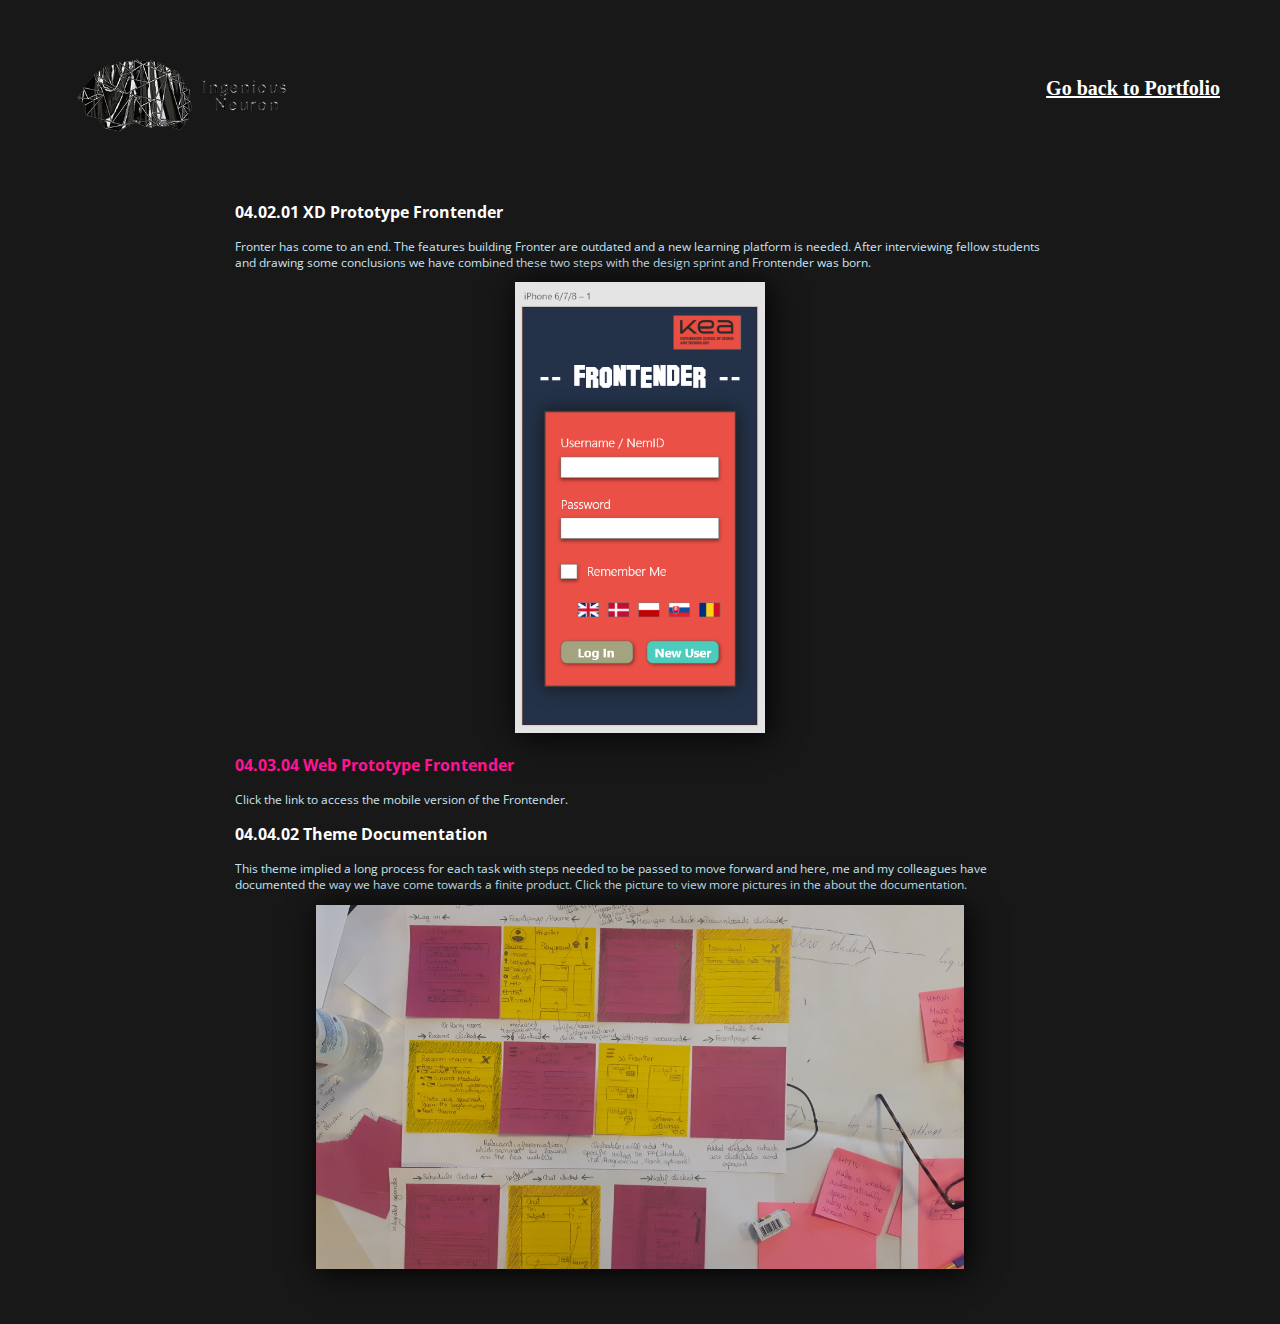
<file: portfolioWork/work7.html>
<!DOCTYPE html>
<html lang="en">

<head>
    <meta charset="utf-8">
    <meta name="viewport" content="width=device-width, initial-scale=1.0">
    <title> Portfolio Extended </title>
    <link rel="stylesheet" type="text/css" href="../style.css">
    <link rel="shortcut icon" type="image/x-icon" href="../images/favicon%20(5).ico" />
    <link href="https://fonts.googleapis.com/css?family=Cinzel|Cinzel+Decorative|Libre+Barcode+128|Open+Sans|Playfair+Display" rel="stylesheet">
</head>
<style>
    body {
        overflow-y: scroll;
    }
</style>

<body>

    <div id="wrapper5">
        <header>

            <img src="../images/backIcon.png" class="backIcon" onclick="location.href = '../portfolio.html'" alt="Go Back">

            <h4 onclick="location.href = '../portfolio.html'"> Go back to Portfolio </h4>

            <img src="../images/logoSmall.png" class="logoBrain" alt="logo brain">

        </header>
    </div>
    <main id="main5">
        <section>
            <h3>
                04.02.01 XD Prototype Frontender
            </h3>
            <p> Fronter has come to an end. The features building Fronter are outdated and a new learning platform is needed. After interviewing fellow students and drawing some conclusions we have combined these two steps with the design sprint and Frontender was born. </p>
            <img src="../portfolioImg/fronteneder.png" alt="Frontender Prototype" style="width: 250px; margin-left: calc(50% - 125px);">
            <h3>
                <a href="https://brigittarucz.github.io/prototypeWebsite/"> 04.03.04 Web Prototype Frontender </a>
            </h3>
            <p> Click the link to access the mobile version of the Frontender. </p>
            <h3>
                04.04.02 Theme Documentation
            </h3>
            <p> This theme implied a long process for each task with steps needed to be passed to move forward and here, me and my colleagues have documented the way we have come towards a finite product. Click the picture to view more pictures in the about the documentation. </p>
            <img src="../portfolioImg/photoTheme.jpg" alt="Theme Documentation Photo" onclick="redirectFc()">
        </section>
    </main>
    <script src="../javascript.js"> </script>
</body>

</html>
</file>
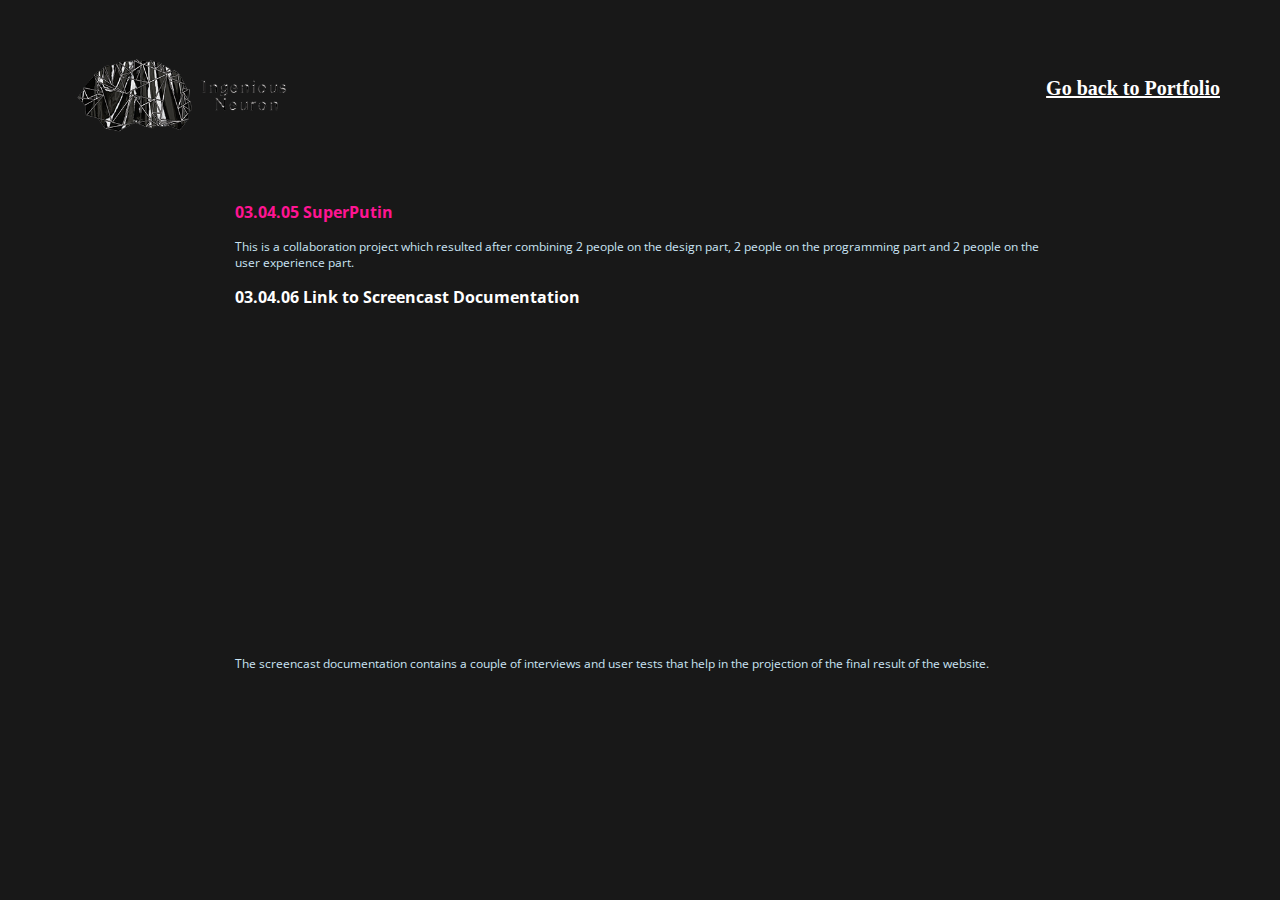
<file: portfolioWork/work8.html>
<!DOCTYPE html>
<html lang="en">

<head>
    <meta charset="utf-8">
    <meta name="viewport" content="width=device-width, initial-scale=1.0">
    <title> Portfolio Extended </title>
    <link rel="stylesheet" type="text/css" href="../style.css">
    <link rel="shortcut icon" type="image/x-icon" href="../images/favicon%20(5).ico" />
    <link href="https://fonts.googleapis.com/css?family=Cinzel|Cinzel+Decorative|Libre+Barcode+128|Open+Sans|Playfair+Display" rel="stylesheet">
</head>
<style>
    body {
        overflow-y: scroll;
    }

</style>

<body>

    <div id="wrapper5">
        <header>

            <img src="../images/backIcon.png" class="backIcon" onclick="location.href = '../portfolio.html'" alt="Go Back">

            <h4 onclick="location.href = '../portfolio.html'"> Go back to Portfolio </h4>

            <img src="../images/logoSmall.png" class="logoBrain" alt="logo brain">
        </header>
    </div>
    <main id="main5">
        <section>
            <h3>
                <a href="http://ingeniousneuron.com/putinAnimation/index.html"> 03.04.05 SuperPutin </a>
            </h3>
            <p> This is a collaboration project which resulted after combining 2 people on the design part, 2 people on the programming part and 2 people on the user experience part. </p>
            <h3>
                03.04.06 Link to Screencast Documentation
            </h3>
            <iframe width="100%" height="315" src="https://www.youtube.com/embed/8_drQTZ3ZuE" frameborder="0" allow="accelerometer; autoplay; encrypted-media; gyroscope; picture-in-picture" allowfullscreen></iframe>
            <p> The screencast documentation contains a couple of interviews and user tests that help in the projection of the final result of the website. </p>
        </section>
    </main>
</body>

</html>
</file>
<file: style.css>
/* General and Grid Mobile */

body {
    margin: 0;
    padding: 0;
    background-color: #181818;
}

#wrapper {
    display: grid;
    grid-template-columns: 1fr 1fr 1fr;
    grid-template-rows: 50px 820px 320px 25px;
}

#wrapper2 {
    display: grid;
    grid-template-columns: 1fr 1fr 1fr;
    grid-template-rows: 50px 640px 320px 25px;
}

#wrapper3 {
    display: grid;
    grid-template-columns: 1fr 1fr 1fr;
    grid-template-rows: 50px 750px 320px 25px;
}

#wrapper4 {
    display: grid;
    grid-template-columns: 1fr 1fr 1fr;
    grid-template-rows: 50px 1160px 320px 25px;
}

/* Header */

header {
    grid-column: 1/span 3;
    grid-row: 1/span 1;
    background-color: white;
    display: grid;
    grid-template-columns: 1fr 1fr 1fr;
}

header .burgerMenu {
    grid-column: 3/span 1;
    width: 50px;
    margin: auto 0px auto calc(100% - 50px);
}

header .logoBrain {
    grid-column: 1/span 2;
    height: 60px;
    margin-top: -5px;
    margin-left: 15px;
}

/* Main */

main {
    grid-column: 1/span 3;
    grid-row: 2/span 1;
    display: grid;
    grid-template-columns: 1fr 1fr 1fr;
    grid-template-rows: 280px 100px 550px;
}

#main4 {
    margin: 0;
    padding: 0;
    display: grid;
    grid-template-columns: 1fr 1fr 1fr 1fr 1fr 1fr;
    grid-template-rows: 200px 150px 280px 130px 250px 150px;
}

#borderScreen {
    display: none;
}

#davidGraphics {
    grid-column: 1/span 3;
    grid-row: 1/span 2;
    border-bottom: 0.5px solid grey;
}

#decomposedDavid {
    display: none;
}

#david {
    height: 250px;
    margin-left: calc(50% - 80px);
    margin-top: 40px;
    animation: glowAnimation 10s infinite,
        flyAnimation 10s infinite;
    z-index: 1;
}

#shadowDavid {
    width: 180px;
    margin-left: calc(50% - 95px);
    margin-top: 25px;
    opacity: 0.8;
    animation: shadowAnimation 10s infinite;
}

@keyframes shadowAnimation {
    0% {
        width: 180px;
        margin-left: calc(50% - 98px);
    }

    60% {
        width: 150px;
        margin-left: calc(50% - 80px);
    }

    80% {
        width: 175px;
        margin-left: calc(50% - 90px);
    }

    100% {
        width: 180px;
        margin-left: calc(50% - 98px);
    }
}

@keyframes glowAnimation {
    0% {
        filter: drop-shadow(-1px 2px 25px white);
    }

    25% {
        filter: drop-shadow(2px -1px 23px white);
    }

    40% {
        filter: drop-shadow(-1px 1px 20px #0ff);
    }

    50% {
        filter: drop-shadow(1px -3px 28px white);
    }

    75% {
        filter: drop-shadow(-2px -1px 23px #0ff);
    }

    100% {
        filter: drop-shadow(-0px 0px 20px white);
    }
}

@keyframes flyAnimation {
    10% {
        transform: translateY(-10px);
    }

    60% {
        transform: translateY(30px);
    }

    80% {
        transform: translateY(10px);
    }

    100% {
        transform: translateY(0px);
    }
}

section {
    grid-column: 1/span 3;
    padding: 10px 25px;
}

/* Typography */

section h1 {
    font-family: Playfair Display, serif;
    font-size: 24px;
    color: #5A6369;
    letter-spacing: 1px;
}

section p {
    font-family: Open Sans, sans-serif;
    color: #C9E3F3;
    line-height: 1.3;
    font-size: 14px;
}

#socialMedia {
    grid-column: 1/span 3;
    grid-row: 3/span 1;
}

#socialMedia2 {
    display: none;
}

footer {
    grid-column: 1/span 3;
    grid-row: 4/span 1;
    background-color: white;
    overflow: hidden;
    display: grid;
    grid-template-columns: 1fr 2fr;
}

.barcode {
    font-family: 'Libre Barcode 128', cursive;
    font-size: 45px;
    margin-top: -1px;
}

.ingeniousNeuron {
    font-family: Times New Roman;
    margin-top: 3px;
    text-align: right;
}

/* About Me Page */

#briPicture {
    grid-column: 1/span 3;
    grid-row: 1/span 1;
    border-bottom: 0.5px solid grey;
    background: linear-gradient(269deg, rgba(36, 36, 36, 0) 0%, rgba(23, 23, 23, 0.71) 56%, rgba(23, 23, 23, 1) 78%), url("images/meMyself.jpg");
    background-position: center;
    background-size: cover;
}

/* Competences Page */

#headerColor {
    color: #615568;
}

#paragraphColor {
    color: #CBC0D3;
}

#lineGraphics {
    grid-column: 1/span 3;
    grid-row: 1/span 2;
    border-bottom: 0.5px solid grey;
}

#lineGraphics img {
    height: 320px;
    margin: 35px calc(50% - 173px);
}

#stars {
    font-family: 'Codystar', cursive;
    font-size: 14px;
}

#html {
    color: white;
    position: absolute;
    margin-top: 60px;
    margin-left: 60px;
}

#javascript {
    color: white;
    position: absolute;
    margin-top: 40px;
    margin-left: 220px;
}

#css {
    color: white;
    position: absolute;
    margin-top: 260px;
    margin-left: 30px;
}

#photoshop {
    color: white;
    position: absolute;
    margin-top: 335px;
    margin-left: 230px;
}

/* Portfolio Page */

#main4 section {
    grid-column: 1/span 6;
    text-align: center;
    margin-top: -15px;
    border-bottom: 0.5px solid grey;
}

#work1 {
    grid-column: 1/span 3;
    grid-row: 2/span 1;
    border-bottom: 0.5px solid grey;
    border-right: 0.5px solid grey;
}

#work2 {
    grid-column: 4/span 3;
    grid-row: 2/span 1;
    border-bottom: 0.5px solid grey;
}

#work3 {
    grid-column: 1/span 6;
    grid-row: 3/span 1;
    border-bottom: 0.5px solid grey;
}

#work4 {
    grid-column: 1/span 2;
    grid-row: 4/span 1;
    border-bottom: 0.5px solid grey;
    border-right: 0.5px solid grey;
}

#work5 {
    grid-column: 3/span 2;
    grid-row: 4/span 1;
    border-bottom: 0.5px solid grey;
    border-right: 0.5px solid grey;
}

#work6 {
    grid-column: 5/span 2;
    grid-row: 4/span 1;
    border-bottom: 0.5px solid grey;
}

#work7 {
    grid-column: 1/span 6;
    grid-row: 5/span 1;
    border-bottom: 0.5px solid grey;
}

#work8 {
    grid-column: 1/span 3;
    grid-row: 6/span 1;
    border-bottom: 0.5px solid grey;
    border-right: 0.5px solid grey;
}

#work9 {
    grid-column: 4/span 3;
    grid-row: 6/span 1;
    border-bottom: 0.5px solid grey;
}


/* Burger Menu */

nav {
    overflow: hidden;
    top: 0;
    left: 0;
    background-image: url(images/glowBackground.png);
    background-position: center;
    position: fixed;
    width: 100%;
    height: 100%;
    z-index: 5;
    animation: moveRight 2s 1 forwards;
    display: none;
}

#overlay {
    position: absolute;
    z-index: 3;
    top: 0;
    left: 0;
    width: 100%;
    height: 100%;
    background-color: rgba(0, 0, 0, 0.5);
    opacity: 0;
    animation: opacityOverlay 1.5s 1 forwards;
    display: none;
}

nav a {
    all: unset;
    color: #84DCCF;
    font-family: 'Cinzel', serif;
    text-transform: uppercase;
    font-size: 24px;
    text-shadow: 0px 0px 17px #84DCCF;
    line-height: 2.4;
}

nav hr {
    border: 1px solid black;
}

#navLinks {
    margin-top: 85px;
    text-align: center;
    background-color: rgba(180, 126, 219, 0.06);
    opacity: 0;
}

#closeNav {
    height: 60px;
    background-color: white;
    border-bottom: 2px solid black;
    text-align: right;
}

#closeNav button {
    border: 0px;
    background-color: white;
    font-size: 30px;
    margin-top: 10px;
    padding-right: 15px;
    font-family: Franklin M54;
}

#navigation2 {
    display: none;
}

@keyframes moveRight {
    from {
        width: 0%;
    }

    to {
        width: 100%;
    }
}

@keyframes opacityOverlay {
    from {
        opacity: 0;
    }

    to {
        opacity: 1;
    }
}

@keyframes opacityNavElem {
    from {
        opacity: 0;
    }

    to {
        opacity: 1;
    }
}

.opacityNavElem {
    animation: opacityNavElem 2s 2s 1 forwards;
}

/* Social Media */

#socialMedia {
    margin-left: calc(50% - 175px);
}

#socialMedia img {
    width: 150px;
    margin-top: 70px;
}

#firstLine hr {
    z-index: 0;
    margin-top: -100px;
    margin-left: -300px;
}

#secondLine hr {
    z-index: 0;
    margin-top: 52.5px;
    margin-left: -300px;
}

#socialMedia hr {
    border: 0.5px solid #707070;
}

#rectangle1,
#rectangle2,
#rectangle3,
#rectangle4,
#rectangle5,
#rectangle6 {
    display: none;
}

/* Portfolio Website */

#work1 {
    background-image: url("images/portfolioElements/01.03.01.png");
    background-position: center;
    background-size: cover;
    background-repeat: no-repeat;
}

#work2 {
    background-image: url("images/portfolioElements/03.03.03.png");
    background-position: center;
    background-size: cover;
    background-repeat: no-repeat;
}

#work3 {
    background-image: url("images/portfolioElements/02.01.03.png");
    background-position: center;
    background-size: contain;
    background-repeat: no-repeat;
}

#work4 {
    background-image: url("images/portfolioElements/03.01.02.png");
    background-position: bottom;
    background-size: 160%;
    background-repeat: no-repeat;
}

#work5 {
    background-image: url("images/portfolioElements/03.02.01.png");
    background-position: center;
    background-size: cover;
    background-repeat: no-repeat;
}

#work6 {
    background-image: url("images/portfolioElements/01.04.01.gif");
    background-position: center;
    background-size: cover;
    background-repeat: no-repeat;
}

#work7 {
    background-image: url("images/portfolioElements/04.02.01.png");
    background-position: top;
    background-size: cover;
}

#work8 {
    background-image: url("images/portfolioElements/03.04.05.png");
    background-position: center;
    background-size: contain;
    background-repeat: no-repeat;
}

#work9 img {
    height: 140px;
    margin-left: calc(50% - 80px);
    animation: zoomIn 1s infinite;
}

#overlay2 {
    z-index: 2;
    background-color: blueviolet;
    opacity: 0;
    grid-column: 1/span 6;
    grid-row: 2/span 5;
}

#scrollDown,
#invisiblePortfolio {
    display: none;
}

@keyframes zoomIn {
    50% {
        transform: scale(1.1);
    }
}

#work1:hover {
    cursor: pointer;
}

#work2:hover {
    cursor: pointer;
}

#work3:hover {
    cursor: pointer;
}

#work4:hover {
    cursor: pointer;
}

#work5:hover {
    cursor: pointer;
}

#work6:hover {
    cursor: pointer;
}

#work7:hover {
    cursor: pointer;
}

#work8:hover {
    cursor: pointer;
}

/* Portfolio Continued */

#wrapper5 {
    display: grid;
    grid-template-columns: 1fr 1fr 1fr;
    grid-template-rows: 50px 1fr 1fr 1fr;
}

#wrapper5 header .logoBrain {
    grid-column: 3/span 1;
    grid-row: 1/span 1;
}

#wrapper5 header .backIcon {
    grid-column: 1/span 2;
    grid-row: 1/span 1;
    height: 42px;
    margin-top: 5px;
    margin-left: 20px;
}


#wrapper5 header .backIcon:hover {
    cursor: pointer;
}

#wrapper5 h4 {
    display: none;
}

#main5 {
    overflow: hidden;
    display: grid;
    grid-template-columns: 1fr 1fr 1fr;
    grid-template-rows: 1fr;
}

#main5 section {
    margin-top: 30px;
    color: white;
    grid-column: 1/span 3;
    grid-row: 1/span 1;
    font-family: Open Sans, cursive;
}

#main5 section h3 {
    font-size: 16px;
}

#main5 h3 a {
    text-decoration: none;
    color: deeppink;
}

#main5 section p {
    font-size: 12px;
}

#main5 section img {
    width: 90%;
    margin-left: 5%;
    box-shadow: 3px 3px 30px black;
}

@media screen and (min-width: 600px) {
    #main5 section {
        color: black;
    }

    #main5 {
        display: grid;
        grid-template-columns: 80px 1fr 1fr 1fr 80px;
        grid-template-rows: 1fr;
    }

    #main5 section {
        grid-column: 2/span 3;
    }

    #main5 section p {
        font-size: 14px;
    }
}

/* Mobile Design BreakPoints */

@media screen and (min-width: 450px) {
    #stars {
        margin-left: 50px;
        font-size: 16px;
    }
}

@media screen and (min-width: 520px) {
    #stars {
        margin-left: 75px;
        font-size: 17px;
    }
}

@media screen and (min-width: 560px) {
    #stars {
        margin-left: 100px;
    }
}

/* Tablet Breakpoints and Responsivenss */

@media screen and (min-width: 600px) {
    body {
        background-color: white;
    }

    #wrapper {
        display: grid;
        grid-template-columns: 20px repeat(14, 1fr) 20px;
        grid-template-rows: 100px 50px 300px 400px 250px 27px;
    }

    #wrapper2 {
        display: grid;
        grid-template-columns: 20px repeat(14, 1fr) 20px;
        grid-template-rows: 100px 50px 300px 400px 250px 27px;
    }

    #wrapper3 {
        display: grid;
        grid-template-columns: 20px repeat(14, 1fr) 20px;
        grid-template-rows: 100px 50px 300px 400px 250px 27px;
    }

    #wrapper4 {
        display: grid;
        grid-template-columns: 20px repeat(14, 1fr) 20px;
        grid-template-rows: 100px 50px 200px 1240px 250px 27px;
    }

    header {
        grid-column: 1/span 16;
        grid-row: 1/span 1;
    }

    header .logoBrain {
        grid-column: 1/span 4;
        height: 95px;
    }

    header .burgerMenu {
        display: none;
    }

    #navigation2 {
        display: block;
        grid-column: 3/span 13;
        grid-row: 2/span 1;
        text-align: right;
        font-family: 'Nixie One', cursive;
        font-size: 20px;
    }

    #navigation2 a {
        padding-left: 15px;
        text-decoration: none;
        color: #120D20;
        text-shadow: 3px 0px 10px #94EBD1;
    }

    main {
        grid-row: 3/span 2;
        grid-column: 2/span 14;
        display: grid;
        grid-template-columns: repeat(14, 1fr);
        grid-template-rows: repeat(16, 43.75px);
    }

    #davidGraphics {
        grid-column: 9/span 5;
        grid-row: 1/span 9;
        border-bottom: 0px;
    }

    @keyframes glowAnimation {
        animation: none;
    }

    #decomposedDavid {
        display: block;
        margin-top: -350px;
        position: absolute;
        z-index: 2;
        animation: flyAnimation 10s infinite;
    }

    #decomposedDavid img {
        width: 190px;
    }

    section {
        grid-column: 1/span 8;
        grid-row: 7/span 9;
    }

    #socialMedia {
        grid-row: 5/span 1;
        grid-column: 1/span 16;
        margin-top: -27px;
        margin-left: calc(50% - 15px);
    }

    #socialMedia hr {
        margin-left: -5000px;
    }

    footer {
        grid-row: 6/span 1;
        grid-column: 1/span 16;
        border-top: 1px solid black;
    }

    .barcode {
        font-size: 50px;
        margin-left: 20px;
    }

    .ingeniousNeuron {
        margin-top: 2px;
    }

    #rectangle1 {
        display: block;
        grid-row: 4/span 2;
        grid-column: 1/span 14;
        border: 1px solid black;
    }

    #rectangle2 {
        display: block;
        grid-row: 2/span 6;
        grid-column: 8/span 6;
        border: 1px solid black;
    }

    /* Typography Color */

    section h1 {
        color: #5A6369;
        text-shadow: 0px 0px #1D003D;
    }

    section p {
        color: #6690A9;
    }

    #headerColor {
        color: #615568;
    }

    #paragraphColor {
        color: #8C8691;
    }

    /* About Me */

    #briPicture {
        grid-column: 8/span 7;
        grid-row: 2/span 6;
        background-image: url(images/meMyself2.png);
        border: none;
        z-index: 2;
    }

    #rectangle3 {
        display: block;
        grid-column: 6/span 5;
        grid-row: 1/span 4;
        border: 1px solid black;
    }

    #rectangle4 {
        display: block;
        grid-column: 7/span 6;
        grid-row: 4/span 4;
        border: 1px solid black;
    }

    #rectangle5 {
        display: block;
        grid-column: 10/span 5;
        grid-row: 6/span 7;
        border: 1px solid black;
    }

    #rectangle6 {
        display: block;
        grid-column: 9/span 2;
        grid-row: 4/span 11;
        border: 1px solid black;
    }

    /* Competences */

    #stars p {
        color: black;
        font-size: 20px;
    }

    #html,
    #javascript,
    #css,
    #photoshop {
        margin: 0px;
    }

    #html {
        margin-left: -190px;
        margin-top: 40px;
    }

    #javascript {
        margin-left: -300px;
        margin-top: 170px;
    }

    #css {
        margin-left: 50px;
        margin-top: 350px;
    }

    #photoshop {
        margin-left: 120px;
        margin-top: 470px;
    }

    #lineGraphics {
        grid-row: 1/span 7;
        grid-column: 7/span 8;
        border: 0px;
        background-color: black;
    }

    #lineGraphics img {
        height: 320px;
        margin: 0 calc(50% - 173px);
    }

    /* Portfolio website */

    #main4 {
        display: grid;
        grid-template-columns: (6, 1fr);
        grid-template-rows: 200px 200px 320px 160px 280px 220px;
    }

    #main4 section {
        grid-column: 1/span 6;
        grid-row: 1/span 1;
    }

    #work9 img {
        height: 220px;
        margin-left: calc(50% - 130px);
        animation: zoomIn 1s infinite;
    }

    #wrapper5 header .backIcon {
    margin-top: 20px;
    margin-left: 100px;
}
}

/* PC size */

@media screen and (min-width: 1080px) {

    #rectangle1,
    #rectangle2,
    #rectangle3,
    #rectangle4,
    #rectangle5,
    #rectangle6,
    footer,
    #firstLine,
    #secondLine {
        display: none;
    }

    header,
    body {
        background-color: #181818;
    }

    body {
        margin: 30px;
        margin-bottom: 0px;
        padding: 30px;
        padding-bottom: 0px;
    }

    section h1 {
        font-family: Playfair Display, serif;
        font-size: 24px;
        color: #5A6369;
        letter-spacing: 1px;
    }

    section p {
        font-family: Open Sans, sans-serif;
        color: #C9E3F3;
        line-height: 1.3;
        font-size: 14px;
    }

    #headerColor {
        color: #615568;
    }

    #paragraphColor {
        color: #CBC0D3;
    }

    #wrapper {
        display: grid;
        grid-template-columns: repeat(13, 1fr);
        grid-template-rows: repeat(4, 1fr) 120px;
    }

    header {
        grid-column: 1/span 3;
        grid-row: 1/span 1;
        border-top: 1px solid #707070;
        border-left: 1px solid #707070;
    }

    header .logoBrain {
        height: 100px;
    }

    #navigation2 {
        grid-column: 6/ span 8;
        grid-row: 1/span 1;
        margin-top: 15px;
        margin-right: 30px;
        z-index: 2;
    }

    #navigation2 a {
        color: white;
        padding-left: 20px;
        text-shadow: none;
    }

    main {
        grid-column: 4/span 11;
        grid-row: 1/span 5;
        display: grid;
        grid-column: repeat(7, 1fr);
        grid-row: repeat(9, 1fr);
    }

    #davidGraphics {
        grid-column: 1/span 4;
        grid-row: 3/span 5;
    }


    #david {
        height: 300px;
        margin-top: 40px;
        animation: glowAnimation 10s infinite,
            flyAnimation 10s infinite;
        z-index: 1;
    }

    #shadowDavid {
        width: 230px;
        margin-left: calc(50% - 95px);
        margin-top: 25px;
        opacity: 0.8;
        animation: shadowAnimation 10s infinite;
    }

    @keyframes glowAnimation {
        0% {
            filter: drop-shadow(-1px 2px 25px white);
        }

        25% {
            filter: drop-shadow(2px -1px 23px white);
        }

        40% {
            filter: drop-shadow(-1px 1px 20px #0ff);
        }

        50% {
            filter: drop-shadow(1px -3px 28px white);
        }

        75% {
            filter: drop-shadow(-2px -1px 23px #0ff);
        }

        100% {
            filter: drop-shadow(-0px 0px 20px white);
        }
    }


    section {
        grid-column: 6/span 8;
        grid-row: 4/span 6;
    }

    #socialMedia,
    #decomposedDavid {
        display: none;
    }

    #socialMedia2 {
        grid-column: 1/span 1;
        grid-row: 2/span 3;
        display: block;
    }

    #socialMedia2 img {
        width: 65px;
        margin-top: -15px;
    }

    #socialMedia2 img:hover {
        width: 75px;
        cursor: pointer;
    }

    #borderScreen {
        display: block;
        grid-column: 1/span 13;
        grid-row: 1/span 4;
        border: 1px solid #707070;
    }

    /* About Me Page */

    #wrapper2 {
        display: grid;
        grid-template-columns: 60px repeat(13, 1fr) 60px;
        grid-template-rows: 60px repeat(4, 1fr) 60px;
    }

    #wrapper2 header {
        grid-column: 2/span 3;
        grid-row: 2/span 1;
    }

    #wrapper2 #navigation2 {
        grid-column: 7/span 8;
        grid-row: 2/span 1;
    }

    #wrapper2 #borderScreen {
        grid-column: 2/span 13;
        grid-row: 2/span 4;
        margin-bottom: 55px;
    }

    #wrapper2 #socialMedia2 {
        grid-column: 2/span 1;
        grid-row: 3/span 1;
    }

    #briPicture {
        display: none;
    }

    #briPicture2 {
        grid-column: 7/span 9;
        grid-row: 1/span 6;
        z-index: -1;
        border-bottom: 0.5px solid grey;
        background: linear-gradient(269deg, rgba(36, 36, 36, 0) 0%, rgba(23, 23, 23, 0.71) 56%, rgba(23, 23, 23, 1) 78%), url("images/meMyself.jpg");
        background-position: center;
        background-size: cover;
        border: 0px;
    }

    #wrapper2 main section {
        grid-column: 1/span 8;
        grid-row: 7/span 5;
    }

    #wrapper2 #socialMedia2 {
        grid-column: 2/span 1;
        grid-row: 3/span 2;
    }

    /* Competences Page */

    #wrapper3 {
        display: grid;
        grid-template-columns: repeat(13, 1fr);
        grid-template-rows: repeat(4, 1fr) 120px;
    }

    #wrapper3 #borderScreen {
        grid-column: 1/span 13;
        grid-row: 1/span 4;
    }

    #stars p {
        color: white;
        font-size: 20px;
    }

    #html,
    #javascript,
    #css,
    #photoshop {
        margin: 0px;
    }

    #html {
        margin-top: 10px;
        margin-left: -150px;
    }

    #javascript {
        margin-top: -10px;
        margin-left: 10px;
    }

    #css {
        margin-top: 390px;
        margin-left: -170px;
    }

    #photoshop {
        margin-top: 410px;
        margin-left: 0px;
    }

    #lineGraphics {
        background-color: transparent;
        grid-column: 1/span 6;
        grid-row: 3/span 7;
    }

    #lineGraphics img {
        height: 400px;
        margin-left: -160px;
    }


    /* Portfolio Page */

    #wrapper4 {
        display: grid;
        grid-template-columns: repeat(13, 1fr);
        grid-template-rows: repeat(4, 1fr) 150px;
    }

    #work1,
    #work2,
    #work3,
    #work4,
    #work5,
    #work6,
    #work7,
    #work8,
    #work9 {
        display: none;
    }

    #main4 {
        grid-column: 3/span 9;
        grid-row: 2/span 3;
        display: grid;
        grid-template-columns: repeat(5, 1fr);
        grid-template-rows: repeat(10, 1fr);
    }

    #main4 section {
        grid-row: 3/span 7;
        grid-column: 1/span 5;
        border: 0px;
    }

    #scrollDown {
        display: block;
        grid-column: 6/span 3;
        grid-row: 4/span 1;
        margin-top: 50px;
    }

    #wrapper4 #borderScreen {
        grid-row: 1/span 4;
        margin-bottom: -35px;
    }

    #scrollDown p {
        color: white;
        text-align: center;
        text-transform: uppercase;
        font-family: Playfair Display, serif;
        color: white;
        margin-top: -5px;
        font-size: 20px;
        opacity: 0.6;
    }

    #scrollDown img {
        width: 50px;
        margin-left: calc(50% - 25px);
        animation: moveArrow 2s infinite,
            opacityArrow 2s infinite;
    }

    #wrapper4 #socialMedia2 {
        grid-row: 3/span 2;
    }

    @keyframes opacityArrow {
        0% {
            opacity: 0;
        }

        50% {
            opacity: 1;
        }

        100% {
            opacity: 0;
        }
    }

    @keyframes moveArrow {
        0% {
            transform: translateY(-45px) scale(0.8);
        }

        50% {
            transform: translateY(-20px) scale(0.9);
        }

        100% {
            transform: translateY(10px) scale(0.8);
        }
    }

    /* Portfolio Grid */

    #invisiblePortfolio {
        display: block;
        background-color: #A03A7;
        width: 100%;
        height: 620px;
        z-index: 2;
        display: grid;
        grid-template-rows: repeat(15, 1fr);
        grid-template-columns: repeat(21, 1fr);
        margin-bottom: 60px;
        grid-gap: 6px;
    }

    #work01:hover {
        cursor: pointer;
    }

    #work02:hover {
        cursor: pointer;
    }

    #work03:hover {
        cursor: pointer;
    }

    #work04:hover {
        cursor: pointer;
    }

    #work05:hover {
        cursor: pointer;
    }

    #work06:hover {
        cursor: pointer;
    }

    #work07:hover {
        cursor: pointer;
    }

    #work08:hover {
        cursor: pointer;
    }

    #work09:hover {
        cursor: pointer;
    }

    #invisiblePortfolio #work01 {
        grid-column: 9/span 2;
        grid-row: 10/span 2;

        background-image: url("images/portfolioElements/01.03.01.png");
        background-position: center;
        background-size: cover;
        background-repeat: no-repeat;
    }

    #invisiblePortfolio #work02 {
        grid-column: 9/span 2;
        grid-row: 8/span 2;
        background-image: url("images/portfolioElements/03.03.03.png");
        background-position: center;
        background-size: cover;
        background-repeat: no-repeat;
    }

    #invisiblePortfolio #work03 {
        grid-column: 9/span 13;
        grid-row: 1/span 7;
        background-image: url("images/portfolioElements/02.01.03.png");
        background-position: center;
        background-size: contain;
        background-repeat: no-repeat;
        background-color: white;
    }

    #invisiblePortfolio #work04 {
        grid-column: 1/span 8;
        grid-row: 1/span 15;
        background-image: url("images/portfolioElements/03.01.02.png");
        background-position: center;
        background-repeat: no-repeat;
    }

    #invisiblePortfolio #work05 {
        grid-column: 17/span 5;
        grid-row: 8/span 8;
        background-image: url("images/portfolioElements/03.02.01.png");
        background-position: right;
        background-size: cover;
        background-repeat: no-repeat;
    }

    #invisiblePortfolio #work06 {
        grid-column: 13/span 4;
        grid-row: 8/span 4;
        background-image: url("images/portfolioElements/01.04.01.gif");
        background-position: center;
        background-size: cover;
        background-repeat: no-repeat;
    }

    #invisiblePortfolio #work07 {
        grid-column: 9/span 8;
        grid-row: 12/span 4;
        background-image: url("images/portfolioElements/04.02.01.png");
        background-position: top;
        background-size: cover;
    }

    #invisiblePortfolio #work08 {
        grid-column: 11/span 2;
        grid-row: 10/span 2;
        background-image: url("images/portfolioElements/03.04.05.png");
        background-position: center;
        background-size: cover;
        background-repeat: no-repeat;
        background-color: aliceblue;
    }

    #invisiblePortfolio #work09 {
        grid-column: 11/span 2;
        grid-row: 8/span 2;
    }

    #invisiblePortfolio #work09 img {
        height: 60px;
        margin-top: 10px;
        margin-left: calc(50% - 40px);
        animation: zoomIn 1s infinite;
    }

    /* Interactivity */

    @keyframes slideUp {
        0% {
            opacity: 0;
            transform: translateY(300px);
        }

        100% {
            opacity: 1;
            transform: translateY(0px);
        }
    }

    .slideUp {
        animation: slideUp 2s 1;
    }

    /* PortfolioContinued + WorkN */

    #wrapper5 {
        display: grid;
        grid-template-columns: 1fr 1fr 1fr;
        grid-template-rows: 1fr;
    }

    #wrapper5 header {
        border: 0px;
    }

    #wrapper5 header .logoBrain {
        grid-column: 1/span 2;
        grid-row: 1/span 1;
        border: 0px;
    }

    #wrapper5 header .backIcon {
        display: none;
    }

    #wrapper5 h4 {
        display: block;
        grid-column: 3/span 1;
        grid-row: 1/span 1;
        text-align: right;
        font-size: 20px;
        color: white;
        text-decoration: underline;
    }

    #wrapper5 h4:hover {
        cursor: pointer;
    }

    #main5 {
        overflow: hidden;
        display: grid;
        grid-template-columns: 150px 1fr 1fr 1fr 150px;
        grid-template-rows: 1fr 40px;
    }

    #main5 section {
        margin-top: 30px;
        color: white;
        grid-column: 2/span 3;
        grid-row: 1/span 1;
        font-family: Open Sans, cursive;
    }

    #main5 section h3 {
        font-size: 16px;
    }

    #main5 h3 a {
        text-decoration: none;
        color: deeppink;
    }

    #main5 section p {
        font-size: 12px;
    }

    #main5 section img {
        width: 80%;
        margin-left: 10%;
        box-shadow: 3px 3px 30px black;
    }
}

@media screen and (min-height: 670px) and (min-width: 1080px) {
    body {
        overflow: hidden;
    }

    body {
        margin-top: 20px;
    }
}
</file>
